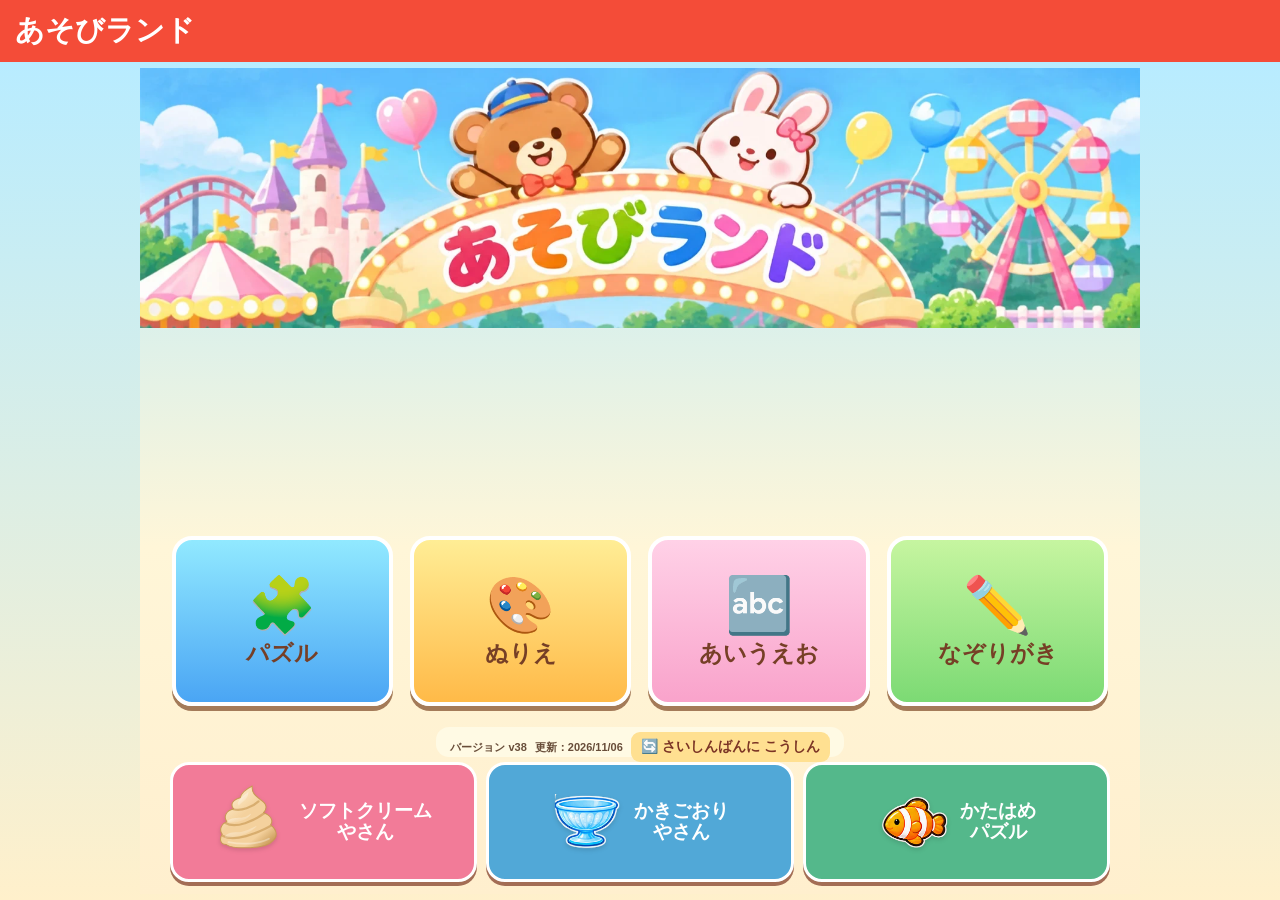
<file: index.html>
<!doctype html><html lang="ja"><head><meta charset="utf-8"><meta name="viewport" content="width=device-width,initial-scale=1,maximum-scale=1,viewport-fit=cover,user-scalable=no"><meta name="robots" content="noindex,nofollow,noarchive,noimageindex"><meta name="googlebot" content="noindex,nofollow,noarchive,noimageindex"><meta name="theme-color" content="#f44837"><meta name="apple-mobile-web-app-capable" content="yes"><meta name="apple-mobile-web-app-status-bar-style" content="default"><link rel="manifest" href="manifest.webmanifest"><link rel="apple-touch-icon" href="icon-192.png"><title>あそびランド</title><link rel="stylesheet" href="style.css?v=38"></head><body><div id="app"><header><button id="back" class="small hidden">← もどる</button><strong id="title">あそびランド</strong><div class="head-right"><button id="reset" class="small hidden">↻ やりなおし</button><button id="hint" class="small hidden">💡 ヒント</button><button id="lock" class="small hidden" aria-label="保護者モード（3秒長押し）">🔒</button></div></header><main><section id="home" class="screen"><div class="hero"><div class="sun">☀️</div><h1>あそびランド</h1><p>すきな あそびを えらんでね！</p><div class="game-menu"><button class="game-tile" id="start">🧩<span>パズル</span></button><button class="game-tile" id="openColor">🎨<span>ぬりえ</span></button><button class="game-tile" id="openKana">🔤<span>あいうえお</span></button><button class="game-tile" id="openTrace">✏️<span>なぞりがき</span></button><div class="home-version"><span>バージョン v38</span><span>更新：2026/11/06</span><button id="appUpdate" type="button">🔄 さいしんばんに こうしん</button><small id="updateStatus" aria-live="polite"></small></div></div><div class="new-game-strip" aria-label="あたらしいあそび"><a href="softcream.html" class="new-game-button soft"><img class="menu-raster" src="soft-vector-1-0.svg" alt=""><span>ソフトクリーム<br>やさん</span></a><a href="kakigori.html" class="new-game-button shaved"><img class="menu-raster" src="ai-bowl.png" alt=""><span>かきごおり<br>やさん</span></a><a href="katahame.html" class="new-game-button shape"><img class="menu-raster" src="ai-clown.png" alt=""><span>かたはめ<br>パズル</span></a></div></section><section id="gallery" class="screen hidden"><h2>どの えで あそぶ？</h2><div id="tiles" class="tiles"></div><p id="empty" class="empty hidden">まだ パズルが ないよ。<br>おうちのひとに いれてもらってね！</p><p class="helper">🔒 を3びょう おすと がぞうを ついかできるよ</p></section><section id="difficulty" class="screen hidden"><div class="difficulty-wrap"><h2>むずかしさを えらんでね！</h2><div class="difficulty-options"><button class="difficulty-btn" data-size="2">🌼<span>かんたん</span><small>4ピース</small></button><button class="difficulty-btn" data-size="3">⭐<span>ふつう</span><small>9ピース</small></button><button class="difficulty-btn" data-size="4">🔥<span>むずかしい</span><small>16ピース</small></button></div></div></section><section id="game" class="screen hidden"><div class="play-layout"><div class="reference"><div class="tag">おてほん</div><img id="referenceImg" alt="完成見本"></div><div class="game-area"><div class="tag">ここに はめてね！</div><div id="board" class="board"><div id="ghost"></div><div id="cells"></div></div><div id="tray" class="tray"></div></div></div></section><section id="parent" class="screen hidden"><h2>おうちのひと の がめん</h2><p>iPadの写真から画像を追加できます。画像はこの端末のブラウザ内に保存されます。</p><label class="add-btn" for="file">＋ がぞうを ついか</label><input id="file" type="file" accept="image/*" hidden><div id="manage" class="tiles"></div></section><section id="colorGallery" class="screen hidden"><h2>ぬりえを えらぼう</h2><div id="colorTiles" class="tiles"></div><p class="helper">おうちのひとは 🔒 を3びょう おして がぞうを とうろく</p></section>
<section id="coloring" class="screen hidden"><div class="color-layout"><div class="paint-side"><div class="paint-tools"><button data-tool="bucket">🪣 ぬる</button><button data-tool="pen" class="chosen">🖍️ かく</button><button data-tool="eraser">🧽 けす</button><div class="brush-buttons" role="group" aria-label="ペンの太さ"><button class="brush-choice" data-brush="10" aria-label="とても細い"><i class="brush-dot" style="--dot:7px"></i></button><button class="brush-choice" data-brush="16" aria-label="細い"><i class="brush-dot" style="--dot:10px"></i></button><button class="brush-choice chosen" data-brush="24" aria-label="普通"><i class="brush-dot" style="--dot:16px"></i></button><button class="brush-choice" data-brush="36" aria-label="太い"><i class="brush-dot" style="--dot:23px"></i></button></div><button id="paintClear">ぜんぶけす</button></div><div class="paint-stage"><canvas id="paintCanvas" width="600" height="600"></canvas></div><div class="paint-bottom-actions"><button id="paintUndo">← もどす</button><button id="paintRedo">→ やりなおす</button><button id="paintSave" class="primary">📷 ほぞん</button></div></div><div class="palette-side"><button type="button" id="paintNameSwitch" class="color-name-display" aria-label="色の名前を日本語と英語で切り替え" title="タップで英語・日本語を切り替え"><span class="language-indicator"><b id="paintLangJa">あ</b><b id="paintLangEn">A</b></span><div id="paintColorName">あか</div><small id="paintColorEnglish">Red</small></button><div id="palette" class="palette"></div></div></div></section>
<section id="colorParent" class="screen hidden"><h2>ぬりえの とうろく・さくじょ</h2><label class="add-btn" for="colorFile">＋ したえを とうろく</label><input id="colorFile" type="file" accept="image/*" multiple hidden><div id="colorManage" class="tiles"></div></section>
<section id="kana" class="screen hidden"><div class="kana-top"><div class="kana-compose" id="kanaText" aria-live="polite"></div><button id="kanaPlay">▶ よむ</button><button id="kanaDelete">⌫ けす</button><button id="kanaClear">ぜんぶけす</button><button id="kanaMic">🎤</button><button id="kanaSound">🔊</button></div><div class="kana-switch"><button id="kanaScript">ひらがな</button><div class="kana-tabs"><button data-kana-tab="basic" class="chosen">きほん</button><button data-kana-tab="voiced">にごり</button><button data-kana-tab="combo">ようおん</button></div></div><div id="kanaGrid" class="kana-grid"></div><div class="kana-extra hidden"><button id="kanaSmall">っ</button><button id="kanaLong">ー</button></div><p id="kanaStatus" class="helper"></p></section>
<section id="traceMenu" class="screen hidden"><h2>🚗 くるまで なぞりがき</h2><div class="trace-levels"><button data-trace-level="1">🚗 1️⃣ まっすぐ</button><button data-trace-level="2">🚙 2️⃣ くねくね</button><button data-trace-level="3">🚕 3️⃣ かたち</button><button data-trace-level="4">4️⃣ もじと え</button><button data-trace-level="5">🌟 じゆうなぞり</button></div></section>
<section id="traceGallery" class="screen hidden"><h2 id="traceGalleryTitle">おてほんを えらぼう</h2><div id="traceTiles" class="tiles"></div><p class="helper" id="traceGalleryHelp"></p></section>
<section id="tracing" class="screen hidden"><div class="trace-toolbar"><span id="traceLabel"></span><button id="traceReset">↻ やりなおし</button><button id="traceDone" class="primary">✨ できた！</button><button id="traceNext">つぎへ ▶</button></div><div class="trace-stage"><span id="traceCar" aria-hidden="true" style="display:none;position:absolute;z-index:5;pointer-events:none;font-size:36px;transform:translate(-10px,-10px)">🚗</span><canvas id="traceCanvas" width="600" height="600"></canvas></div><p id="traceStatus" class="helper">Apple Pencilで なぞってね</p></section>
<section id="traceParent" class="screen hidden"><h2>じゆうなぞりの とうろく・さくじょ</h2><label class="add-btn" for="traceFile">＋ おてほんを とうろく</label><input id="traceFile" type="file" accept="image/*" hidden><div id="traceManage" class="tiles"></div></section></main><div id="cropModal" class="overlay hidden"><div class="dialog"><h2>しゃしんを きりぬく</h2><p>指で動かす・2本指で拡大縮小できます</p><canvas id="cropCanvas" width="420" height="420"></canvas><div class="crop-controls"><label>おおきさ <input id="zoom" type="range" min="1" max="3" step="0.01" value="1"></label></div><div class="actions"><button id="cropCancel">やめる</button><button id="cropSave" class="primary">ほぞん</button></div></div></div><div id="complete" class="overlay hidden"><div id="confetti"></div><div class="dialog done"><h1>🎉 できた！ 🎉</h1><img id="doneImg" alt="完成したパズル"><div class="actions"><button id="again" class="primary">🔁 もういっかい</button><button id="next" class="primary">🖼️ つぎへ</button></div></div></div><div id="dragPiece" class="drag-piece hidden"></div></div><script src="app.js?v=38"></script><script src="extras.js?v=38"></script></body></html>
</file>
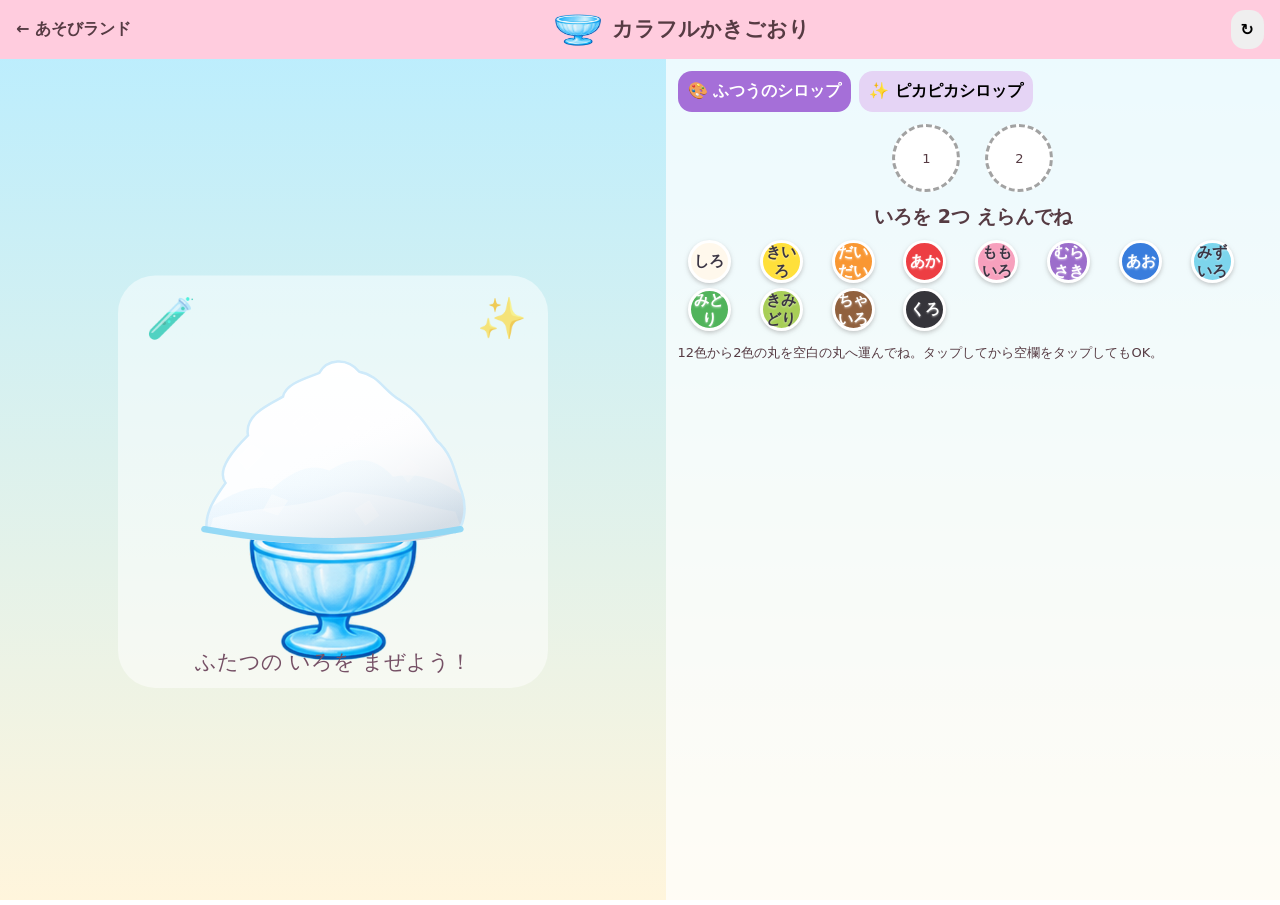
<file: kakigori.html>
<!doctype html><html lang="ja"><meta charset="utf-8"><meta name="viewport" content="width=device-width,initial-scale=1,maximum-scale=1,user-scalable=no"><title>いろまぜかきごおり | あそびランド</title><style>*{box-sizing:border-box}body{margin:0;background:linear-gradient(#b8edff,#fff5dc);font-family:system-ui;color:#563b43}header{display:flex;align-items:center;justify-content:space-between;padding:10px 16px;background:#ffccde}a{color:inherit;font-weight:bold;text-decoration:none}h1{font-size:21px;margin:0}.wrap{display:grid;grid-template-columns:52% 48%;height:calc(100dvh - 54px)}.stage{display:flex;align-items:center;justify-content:center;position:relative}.stage svg{height:90%;width:95%;max-width:450px}.controls{padding:12px;overflow:hidden;background:#ffffffb8}button{font:inherit;font-weight:bold;border:0;border-radius:14px;padding:10px;cursor:pointer}.modes{display:flex;gap:8px;margin-bottom:10px}.modes button{background:#e5d4f5}.modes button.on{background:#a56fd8;color:white}.palette{display:grid;grid-template-columns:repeat(6,1fr);gap:12px;max-width:570px;margin:auto}.dot{aspect-ratio:1;display:grid;place-items:center;font-size:clamp(10px,1.25vw,15px);text-shadow:0 1px 2px #ffffff88;border:3px solid #fff;box-shadow:0 2px 4px #9998;border-radius:50%;touch-action:none;padding:0}.slots{display:flex;justify-content:center;gap:25px;margin:12px}.slot{height:68px;width:68px;border:3px dashed #a2a2a2;background:white;border-radius:50%;display:grid;place-items:center;font-size:13px;touch-action:none}.slot.filled{border:3px solid #795f72}.result{font-size:19px;font-weight:bold;text-align:center;margin:10px}.help{font-size:13px}.ghost{position:fixed;z-index:100;width:44px;height:44px;border-radius:50%;pointer-events:none;box-shadow:0 3px 9px #7778}@media(max-width:600px){.wrap{grid-template-columns:1fr;grid-template-rows:44% 56%}.controls{padding:8px}.palette{grid-template-columns:repeat(8,1fr);gap:5px}.slot{width:53px;height:53px}.stage svg{height:100%}h1{font-size:16px}}html,body{height:100%;overflow:hidden;overscroll-behavior:none}button,.dot,.slot{touch-action:none}.controls{min-height:0}.palette{grid-template-columns:repeat(8,minmax(0,1fr));gap:5px}.dot{max-height:43px;min-height:25px}.result{font-weight:bold;font-size:clamp(12px,2vw,19px)}@media(max-width:600px){.palette{grid-template-columns:repeat(8,minmax(0,1fr))}.controls{padding:6px}.dot{max-height:32px}.modes button{font-size:11px;padding:5px}.help{font-size:10px}}

/* v25 iPhone */
@media(max-width:700px) and (orientation:portrait){html,body{height:100%;overflow:hidden}.wrap{display:grid!important;grid-template-columns:1fr!important;grid-template-rows:40% 60%!important;height:calc(100dvh - 54px)!important}.stage{min-height:0;overflow:hidden}.controls{min-height:0;overflow-y:auto!important;padding:6px!important}.palette{grid-template-columns:repeat(6,minmax(0,1fr))!important;gap:5px!important}.dot{max-height:43px}.slots{margin:6px}.slot{width:45px;height:45px}.result{margin:5px;font-size:13px}}
</style><header><a href="./index.html">← あそびランド</a><h1><img src="ice-bowl-raster.png" alt="かきごおりのうつわ" style="height:38px;width:54px;vertical-align:middle"> カラフルかきごおり</h1><button onclick="clearSlots()">↻</button></header><main class="wrap"><div class="stage"><svg viewBox="0 0 360 340"><rect x="8" y="5" width="344" height="330" rx="30" fill="#ffffff7d"/><g opacity=".65"><text x="30" y="50" font-size="32">🧪</text><text x="295" y="50" font-size="32">✨</text></g><image href="ice-bowl-raster.png" x="70" y="188" width="220" height="137" preserveAspectRatio="xMidYMid meet"/><defs><clipPath id="iceShape"><path d="M79 209 C77 195 86 182 94 171 C86 160 102 143 112 133 C109 117 127 109 140 102 C142 92 156 88 169 83 C175 72 191 70 201 82 C217 85 221 98 234 105 C247 113 253 122 263 137 C277 149 278 167 283 178 C288 193 284 208 277 211 C245 223 121 224 79 209Z"/></clipPath><linearGradient id="snow" x1="0" y1="0" x2="0" y2="1"><stop stop-color="#ffffff"/><stop offset=".64" stop-color="#f4fbff"/><stop offset="1" stop-color="#e3f1fc"/></linearGradient><linearGradient id="syrupShade" x1="0" y1="0" x2=".65" y2="1"><stop stop-color="#fff" stop-opacity=".38"/><stop offset=".50" stop-color="#fff" stop-opacity="0"/><stop offset="1" stop-color="#304867" stop-opacity=".16"/></linearGradient></defs>
<g clip-path="url(#iceShape)"><rect x="75" y="70" width="215" height="160" fill="url(#snow)"/>
<path d="M 75 196 Q 108 170 131 176 Q 157 152 177 161 Q 207 142 228 166 Q 256 160 289 184 L289 105 Q190 40 75 110 Z" id="icecolor" fill="#ffffff" opacity=".82"/>
<path d="M 84 199 C 120 189 157 192 188 178 C 224 180 246 188 278 194 L 285 215 L 80 215Z" fill="#ffffff" opacity=".48"/>
<path d="M103 151 l12 -11 10 7 -14 14 Z M148 123 l14 -10 8 10 -14 11 Z M199 117 l15 7 -10 11 -13 -8 Z M240 151 l10 8 -10 12 -9 -12 Z M131 180 l13 5 -8 12 -12 -4 Z M197 192 l12 -7 8 12 -11 8 Z" fill="#fff" opacity=".50"/>
<path d="M79 74H289V230H79Z" fill="url(#syrupShade)"/></g>
<path d="M79 209 C77 195 86 182 94 171 C86 160 102 143 112 133 C109 117 127 109 140 102 C142 92 156 88 169 83 C175 72 191 70 201 82 C217 85 221 98 234 105 C247 113 253 122 263 137 C277 149 278 167 283 178 C288 193 284 208 277 211" fill="none" stroke="#ceeafa" stroke-width="2"/>
<path d="M77 208 Q180 227 282 208" fill="none" stroke="#8bd6f6" stroke-width="5" stroke-linecap="round" opacity=".9"/><text x="180" y="320" text-anchor="middle" font-size="17" fill="#755065">ふたつの いろを まぜよう！</text></svg></div><section class="controls"><div class="modes"><button id="paint" class="on" onclick="mode='paint';render()">🎨 ふつうのシロップ</button><button id="light" onclick="mode='light';render()">✨ ピカピカシロップ</button></div><div class="slots"><div class="slot" data-slot="0">①</div><div class="slot" data-slot="1">②</div></div><div class="result" id="result">いろの まるを うえに ドラッグ！</div><div class="palette" id="palette"></div><p class="help">12色から2色の丸を空白の丸へ運んでね。タップしてから空欄をタップしてもOK。</p></section></main><script>
const colors=[['しろ','#fff8ec'],['きいろ','#ffe03b'],['だいだい','#f99732'],['あか','#ed3e43'],['ももいろ','#f7a0bd'],['むらさき','#9c6dcb'],['あお','#397ddd'],['みずいろ','#7dd5ec'],['みどり','#51b45b'],['きみどり','#a8ce57'],['ちゃいろ','#91613e'],['くろ','#35343a']];let mode='paint',slots=[null,null],selected=null;const $=id=>document.getElementById(id);function speak(s){try{speechSynthesis.cancel();let u=new SpeechSynthesisUtterance(s);u.lang='ja-JP';u.rate=.85;speechSynthesis.speak(u)}catch{}}function rgb(h){return [1,3,5].map(i=>parseInt(h.slice(i,i+2),16)/255)}function mix(a,b){let A=rgb(a),B=rgb(b);let c=A.map((v,i)=>{let q=mode==='light'?Math.min(1,v+B[i]):Math.sqrt(v*B[i]);return Math.round(q*255)});return '#'+c.map(x=>x.toString(16).padStart(2,'0')).join('')}function render(){['paint','light'].forEach(k=>$(k).classList.toggle('on',k===mode));document.querySelectorAll('.slot').forEach((e,i)=>{e.style.background=slots[i]===null?'white':colors[slots[i]][1];e.textContent=slots[i]===null?i+1:'';e.classList.toggle('filled',slots[i]!==null)});let result=slots.every(x=>x!==null);let hex=result?mix(colors[slots[0]][1],colors[slots[1]][1]):'#ffffff';$('icecolor').setAttribute('fill',hex);$('result').textContent=result?colors[slots[0]][0]+' ＋ '+colors[slots[1]][0]+' → '+(colors.find(x=>x[1].toLowerCase()===hex)?.[0]||'まざった いろ'):'いろを 2つ えらんでね';if(result)speak($('result').textContent)}function setSlot(i,n){slots[i]=n;selected=null;render()}document.querySelectorAll('.slot').forEach(e=>e.onclick=()=>{if(selected!==null)setSlot(+e.dataset.slot,selected)});colors.forEach((c,i)=>{let b=document.createElement('button');b.className='dot';b.textContent=c[0];b.style.background=c[1];b.style.color=['しろ','きいろ','みずいろ','きみどり','ももいろ'].includes(c[0])?'#3b3543':'white';b.title=c[0];b.setAttribute('aria-label',c[0]);b.onclick=()=>{selected=i;speak(c[0])};b.onpointerdown=e=>{e.preventDefault();if(e.pointerType==='mouse')return;selected=i;let ghost=document.createElement('div');ghost.className='ghost';ghost.style.background=c[1];document.body.append(ghost);const move=ev=>{ghost.style.left=ev.clientX-22+'px';ghost.style.top=ev.clientY-22+'px'};move(e);b.setPointerCapture(e.pointerId);b.onpointermove=move;b.onpointerup=ev=>{let target=document.elementFromPoint(ev.clientX,ev.clientY)?.closest('.slot');if(target)setSlot(+target.dataset.slot,i);ghost.remove();b.onpointermove=null;b.onpointerup=null}};$('palette').append(b)});function clearSlots(){slots=[null,null];render()}render();
</script></html>

<!-- v27: 12色のクレパス風パレット。選択・ドラッグ・混色機能は維持。 -->
</file>
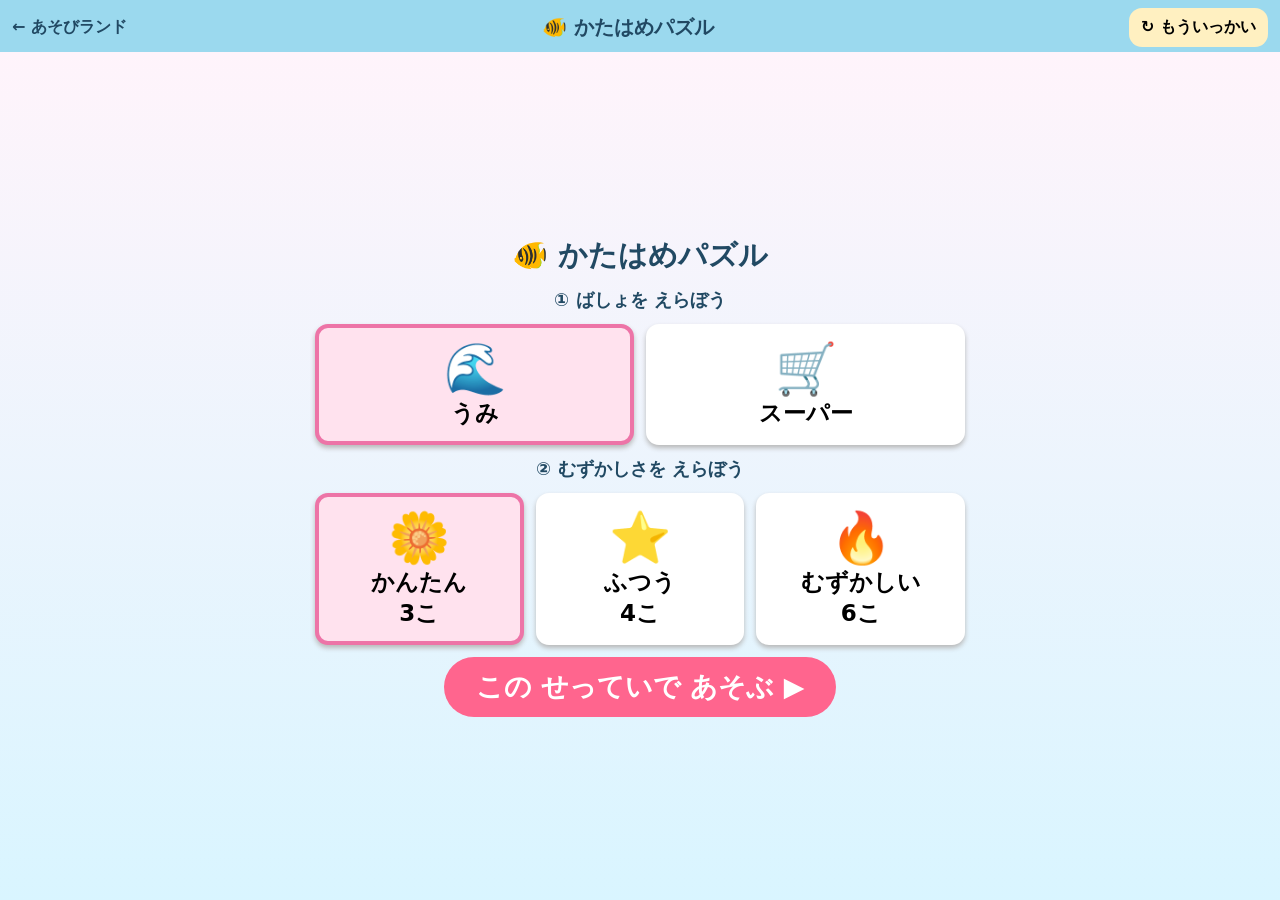
<file: katahame.html>
<!doctype html><html lang="ja"><meta charset="utf-8"><meta name="viewport" content="width=device-width,initial-scale=1,maximum-scale=1,user-scalable=no"><title>かたはめパズル | あそびランド</title><style>*{box-sizing:border-box}body{margin:0;font-family:system-ui;background:#e8f8ff;color:#214963}header{display:flex;align-items:center;justify-content:space-between;background:#9bd9ee;padding:8px 12px;gap:6px}h1{font-size:20px;margin:0}button,select,input{font:inherit}button{border:0;border-radius:13px;background:#fff0c1;padding:9px 12px;font-weight:bold;cursor:pointer}a{color:inherit;text-decoration:none;font-weight:bold}.tools{display:flex;gap:8px;align-items:center;justify-content:center;padding:8px;flex-wrap:wrap}.board{position:relative;margin:auto;width:min(96vw,850px);height:min(60dvh,500px);border-radius:22px;overflow:hidden;background:linear-gradient(#74d9f4 0%,#a6eff5 55%,#f6dfa2 80%,#f8e6bb);box-shadow:0 4px 10px #abc;background:#67cdea url('sea-continental-shelf.webp') center/cover no-repeat}.board.market{background:#f9e5b7 url('scene-market-raster.webp') center/cover no-repeat;}.shelf{position:absolute;left:0;right:0;top:62%;height:9px;background:#b98e5c;display:none}.market .shelf{display:block}.board:before{content:'';position:absolute;inset:0;background:#ffffff0c;pointer-events:none}.hole{position:absolute;display:grid;place-items:center;border:3px dashed #ffffffdf;background:#ffffff61;filter:drop-shadow(0 2px 1px #5487a2);border-radius:23%;width:15%;height:23%;font-size:clamp(22px,5vw,56px);color:transparent;user-select:none}.hole.simple{border-radius:50%;clip-path:circle(49%)}.hole.simple[data-shape="circle"]{clip-path:circle(49%);border-radius:50%}
.hole.simple[data-shape="star"]{clip-path:polygon(50% 0%,61% 33%,98% 35%,69% 57%,79% 91%,50% 72%,21% 91%,31% 57%,2% 35%,39% 33%);border:0;background:#b2e4fa}
.hole.simple[data-shape="triangle"]{clip-path:polygon(50% 0,100% 100%,0 100%);border:0;background:#b2e4fa}
.hole.simple[data-shape="heart"]{clip-path:polygon(50% 95%,5% 55%,3% 25%,20% 6%,40% 9%,50% 25%,60% 9%,80% 6%,97% 25%,95% 55%);border:0;background:#b2e4fa}
.hole.done{background:#ffffff00;border-color:transparent;color:inherit;filter:none;clip-path:none!important}.hole.hint{outline:5px solid #ffcf2d}.tray{display:flex;justify-content:center;align-items:center;gap:8px;padding:10px;min-height:110px;flex-wrap:wrap}.piece{font-size:clamp(26px,5vw,50px);min-width:70px;min-height:70px;background:#fff;border:3px solid #f2b6a4;touch-action:none;user-select:none;position:relative} .piece.dragging{opacity:.4}.piece.simple{width:clamp(60px,9vw,95px);height:clamp(60px,9vw,95px);min-width:0;min-height:0;display:grid;place-items:center;background:#fff7c8;border:4px solid #ffb759;border-radius:15%;clip-path:none}.piece.simple[data-shape="circle"]{border-radius:50%}.piece.simple[data-shape="star"]{clip-path:polygon(50% 0%,61% 33%,98% 35%,69% 57%,79% 91%,50% 72%,21% 91%,31% 57%,2% 35%,39% 33%);border:0;background:#ffe37c}.piece.simple[data-shape="triangle"]{clip-path:polygon(50% 0,100% 100%,0 100%);border:0;background:#ffe37c}.piece.simple[data-shape="heart"]{clip-path:polygon(50% 95%,5% 55%,3% 25%,20% 6%,40% 9%,50% 25%,60% 9%,80% 6%,97% 25%,95% 55%);border:0;background:#ffbad7}.piece.simple img{width:75%!important;height:75%!important}.piece.simple{font-size:clamp(24px,4vw,41px)}.piece.natural{background:transparent;border:0;box-shadow:none;filter:drop-shadow(0 2px 2px #2347);padding:0}.piece.natural img{width:100%!important;height:100%!important;object-fit:contain}.piece.simple[data-shape="star"] img,.piece.simple[data-shape="heart"] img,.piece.simple[data-shape="triangle"] img{width:64%!important;height:64%!important}.ghost{position:fixed;z-index:30;pointer-events:none;font-size:52px}.note{text-align:center;font-size:13px;margin:4px}.parent{margin:8px auto;max-width:700px;background:white;border-radius:16px;padding:10px}.parent summary{cursor:pointer;font-weight:bold}.parent input{max-width:100%}@media(max-width:600px){.board{height:47dvh}.hole{width:20%;height:22%}.piece{min-width:55px;min-height:55px}h1{font-size:16px}}html,body{height:100%;overflow:hidden;overscroll-behavior:none}.board,.tray,.piece{touch-action:none}.setup{position:fixed;inset:52px 0 0;z-index:20;background:linear-gradient(#fff4fb,#d9f5ff);display:flex;flex-direction:column;align-items:center;justify-content:center;gap:12px;padding:15px}.setup h2{margin:0;font-size:clamp(19px,3vw,29px)}.setup .label{font-weight:900;font-size:18px}.option-row{display:flex;gap:12px;justify-content:center;max-width:100%;width:650px}.option-row button{flex:1;min-width:0;border:4px solid #fff;background:#fff;box-shadow:0 3px 5px #b8b8b8;font-size:clamp(14px,2.2vw,23px);padding:12px 7px}.option-row button.chosen{border-color:#ed74a7;background:#ffe2ee}.option-row button span{display:block;font-size:clamp(25px,5vw,50px)}.setup .go{background:#ff658e;color:white;font-size:clamp(19px,3vw,27px);padding:12px 32px;border-radius:30px}.setup.hidden{display:none}.parent{max-height:18dvh;overflow:hidden}.parent[open]{position:fixed;z-index:25;inset:auto 5% 5%;max-height:75dvh;overflow:auto;box-shadow:0 0 0 100vmax #0007}.board{height:min(56dvh,500px)}.tray{max-height:25dvh;overflow:auto}.hole{border-radius:28%}.hole.simple{clip-path:none;border-radius:18%;border-style:solid;background:#c6e4f2}.hole.simple[data-shape="circle"]{border-radius:50%}.hole.simple[data-shape="star"]{clip-path:polygon(50% 0%,61% 33%,98% 35%,69% 57%,79% 91%,50% 72%,21% 91%,31% 57%,2% 35%,39% 33%);border-radius:0}.hole.simple[data-shape="triangle"]{clip-path:polygon(50% 0,100% 100%,0 100%);border-radius:0}.hole.simple[data-shape="heart"]{clip-path:polygon(50% 95%,5% 55%,3% 25%,20% 6%,40% 9%,50% 25%,60% 9%,80% 6%,97% 25%,95% 55%);border-radius:0}@media(max-width:600px){.setup{gap:7px}.option-row button{padding:7px 4px}.board{height:48dvh}}

/* v25 iPhone */
@media(max-width:700px){body{overflow:auto!important}.tools{gap:4px;padding:5px}.tools button{padding:8px;font-size:13px}.board{width:calc(100vw - 12px)!important;height:min(46dvh,350px)!important}.tray{min-height:70px;padding:4px;gap:4px}.piece{min-width:46px!important;min-height:46px!important}.note{font-size:12px}}@media(max-width:700px) and (orientation:landscape){.board{width:min(70vw,650px)!important;height:55dvh!important}.tray{min-height:52px}}
</style><header><a href="./index.html">← あそびランド</a><h1>🐠 かたはめパズル</h1><button onclick="start()">↻ もういっかい</button></header><div class="tools"><button onclick="showSetup()">⚙️ えらびなおす</button><button onclick="hint()">💡 ヒント</button></div><div id="setup" class="setup"><h2>🐠 かたはめパズル</h2><div class="label">① ばしょを えらぼう</div><div class="option-row"><button data-sc="sea" class="chosen" onclick="setScene('sea')"><span>🌊</span>うみ</button><button data-sc="market" onclick="setScene('market')"><span>🛒</span>スーパー</button></div><div class="label">② むずかしさを えらぼう</div><div class="option-row"><button data-lv="3" class="chosen" onclick="setLevel(3)"><span>🌼</span>かんたん<br>3こ</button><button data-lv="4" onclick="setLevel(4)"><span>⭐</span>ふつう<br>4こ</button><button data-lv="6" onclick="setLevel(6)"><span>🔥</span>むずかしい<br>6こ</button></div><button class="go" onclick="start();document.getElementById('setup').classList.add('hidden')">この せっていで あそぶ ▶</button></div><div id="board" class="board"><div class="shelf"></div></div><div id="tray" class="tray"></div><p id="message" class="note">おなじ かたちに はめてね！</p><details class="parent"><summary>🔒 おうちのひと：カスタム画像の登録・削除</summary><p class="note">背景が透明なPNGがおすすめ。名前を入れると読み上げます。画像は端末内に保存します。</p><input type="file" id="files" accept="image/*" multiple><input id="customName" placeholder="名前（例：アンパンマン）"><select id="category"><option value="sea0">海：水中</option><option value="sea1">海：海底</option><option value="sea2">海：砂浜</option><option value="market0">スーパー：野菜</option><option value="market1">スーパー：果物</option><option value="market2">スーパー：お客さん</option></select><button onclick="addCustom()">＋ とうろく</button><div id="manage"></div></details><script>
const sea=[[['クジラ','🐋'],['イルカ','🐬'],['マグロ','🐟'],['タイ','🐠'],['クラゲ','🪼'],['クマノミ','🐠']],[['タコ','🐙'],['ヒトデ','⭐'],['海藻','🌿'],['ナマコ','🪱']],[['カニ','🦀'],['カメ','🐢'],['ヤドカリ','🐚']]];const market=[[['にんじん','🥕'],['だいこん','🥬'],['ほうれんそう','🥬'],['たまねぎ','🧅'],['じゃがいも','🥔'],['さつまいも','🍠']],[['りんご','🍎'],['みかん','🍊'],['ぶどう','🍇'],['いちご','🍓'],['もも','🍑'],['すいか','🍉'],['パイナップル','🍍'],['バナナ','🍌'],['さくらんぼ','🍒']],[['カートのおきゃくさん','🛒'],['かごのおきゃくさん','🧍'],['えらぶおきゃくさん','🧑'],['レジのおきゃくさん','👩']]];let custom=[];try{custom=JSON.parse(localStorage.getItem('asobi_shape_custom')||'[]')}catch{};let active=[],done=new Set(),positions=[],selectedScene='sea',selectedLevel=3;function showSetup(){document.getElementById('setup').classList.remove('hidden')}function setScene(s){selectedScene=s;document.querySelectorAll('[data-sc]').forEach(b=>b.classList.toggle('chosen',b.dataset.sc===s))}function setLevel(n){selectedLevel=n;document.querySelectorAll('[data-lv]').forEach(b=>b.classList.toggle('chosen',+b.dataset.lv===n))}const $=id=>document.getElementById(id);function speak(t){try{speechSynthesis.cancel();let u=new SpeechSynthesisUtterance(t);u.lang='ja-JP';u.rate=.9;speechSynthesis.speak(u)}catch{}}function beep(f=520){try{let c=new(window.AudioContext||window.webkitAudioContext)(),o=c.createOscillator(),g=c.createGain();o.connect(g);g.connect(c.destination);o.frequency.value=f;g.gain.setValueAtTime(.04,c.currentTime);g.gain.exponentialRampToValueAtTime(.001,c.currentTime+.15);o.start();o.stop(c.currentTime+.16)}catch{}}function shuffle(a){return [...a].sort(()=>Math.random()-.5)}const rasterItems={"クジラ":"piece-0","マグロ":"fish-small","タイ":"fish-blue","海藻":"piece-3","ナマコ":"piece-4","ヤドカリ":"piece-5","だいこん":"ai-daikon","ほうれんそう":"ai-spinach","たまねぎ":"piece-8","じゃがいも":"piece-9","さつまいも":"piece-10","みかん":"ai-orange","ぶどう":"ai-grapes","もも":"piece-13","すいか":"piece-14","カートのおきゃくさん":"piece-15","かごのおきゃくさん":"piece-16","えらぶおきゃくさん":"piece-17","レジのおきゃくさん":"piece-18","イルカ":"dolphin","クラゲ":"jelly","クマノミ":"ai-clown","タコ":"octopus","ヒトデ":"ai-starfish","カニ":"crab","カメ":"ai-turtle","にんじん":"ai-carrot","りんご":"ai-apple","いちご":"ai-strawberry","パイナップル":"pineapple","バナナ":"ai-banana","さくらんぼ":"deco-cherry"};function itemNode(item){let path=item.src||(rasterItems[item.name]?rasterItems[item.name]+'.png':'');return path?`<img src="${path}" style="width:80%;height:80%;object-fit:contain;pointer-events:none">`:item.emoji}function start(){try{speechSynthesis.cancel()}catch{};let sc=selectedScene,level=selectedLevel;let base=sc==='sea'?sea:market;let pool=base.map((group,i)=>shuffle(group.map(([name,emoji])=>({name,emoji,cat:i})).concat(custom.filter(x=>x.scene===sc&&x.cat===i))));let picks=[];for(let i=0;i<3;i++)if(pool[i].length)picks.push(pool[i].shift());if(level===4){let candidates=shuffle(pool.flat());if(candidates.length)picks.push(candidates[0])}if(level===6){for(let i=0;i<3;i++)if(pool[i].length)picks.push(pool[i].shift())}active=shuffle(picks);done=new Set();$('board').className='board '+(sc==='market'?'market':'');$('board').innerHTML='<div class="shelf"></div>';$('tray').innerHTML='';positions=[];active.forEach((item,i)=>{let zone=item.cat;let x=sc==='sea'?[15,22,82][zone]:[13,43,72][zone],y=sc==='sea'?[32,72,3][zone]:[34,34,69][zone];let count=positions.filter(p=>p.cat===zone).length;x+=count?(zone===2?-5:15):0;y+=count?(zone===2?1:-12):0;positions.push({cat:zone,x,y});let h=document.createElement('div');h.className='hole'+(level===3?' simple':'');h.style.left=x+'%';h.style.top=y+'%';h.dataset.idx=i;h.dataset.shape=['circle','star','triangle','heart'][i%4];h.innerHTML='';h.dataset.shape=['circle','star','triangle','heart'][i%4];if(level!==3){let path=item.src||(rasterItems[item.name]?rasterItems[item.name]+'.png':'');if(path){h.style.webkitMaskImage=`url("${path}")`;h.style.maskImage=`url("${path}")`;h.style.webkitMaskSize=h.style.maskSize='contain';h.style.webkitMaskRepeat=h.style.maskRepeat='no-repeat';h.style.webkitMaskPosition=h.style.maskPosition='center';h.style.background='#b6dce9';h.style.border='0';h.style.filter='drop-shadow(0 2px 2px #174c70)'} }$('board').append(h);let b=document.createElement('button');b.className='piece'+(level===3?' simple':' natural');b.dataset.shape=['circle','star','triangle','heart'][i%4];b.innerHTML=itemNode(item);b.setAttribute('aria-label',item.name);b.onpointerdown=e=>dragStart(e,b,i);$('tray').append(b)});$('message').textContent='おなじ かたちに はめてね！'}function dragStart(e,b,i){if(done.has(i))return;e.preventDefault();beep(390);speak(active[i].name);b.setPointerCapture(e.pointerId);let g=document.createElement('div');g.className='ghost'+(selectedLevel===3?' piece simple':' piece natural');g.dataset.shape=['circle','star','triangle','heart'][i%4];g.innerHTML=itemNode(active[i]);document.body.append(g);g.querySelector('img')?.setAttribute('style','width:65px;height:65px;object-fit:contain');const move=ev=>{g.style.left=ev.clientX-28+'px';g.style.top=ev.clientY-35+'px'};move(e);b.classList.add('dragging');b.onpointermove=move;b.onpointerup=ev=>{g.remove();b.classList.remove('dragging');b.onpointermove=null;b.onpointerup=null;let hole=$('board').querySelector(`.hole[data-idx="${i}"]`),r=hole.getBoundingClientRect();let cx=r.left+r.width/2,cy=r.top+r.height/2;if(Math.hypot(ev.clientX-cx,ev.clientY-cy)<Math.max(70,r.width*.85)){done.add(i);hole.classList.add('done');hole.style.webkitMaskImage='none';hole.style.maskImage='none';hole.style.background='transparent';hole.style.border='0';hole.innerHTML=itemNode(active[i]);b.style.visibility='hidden';beep(740);setTimeout(()=>speak(active[i].name),190);if(done.size===active.length){$('message').textContent='🎉 ぜんぶ できた！ 🎉';setTimeout(()=>beep(950),300)}}};b.onpointercancel=()=>{g.remove();b.classList.remove('dragging');b.onpointermove=null;b.onpointerup=null}}function hint(){let h=$('board').querySelector('.hole:not(.done)');if(h){h.classList.add('hint');setTimeout(()=>h.classList.remove('hint'),1300)}}function addCustom(){let fs=Array.from($('files').files),name=$('customName').value.trim(),c=$('category').value;if(!fs.length||!name){alert('画像と名前を入れてね');return}let scene=c.startsWith('sea')?'sea':'market',cat=+c.slice(-1);let jobs=fs.map(f=>new Promise(res=>{let reader=new FileReader();reader.onload=()=>{let im=new Image();im.onload=()=>{let can=document.createElement('canvas');let k=Math.min(1,300/Math.max(im.width,im.height));can.width=Math.round(im.width*k);can.height=Math.round(im.height*k);can.getContext('2d').drawImage(im,0,0,can.width,can.height);custom.push({name:fs.length>1?`${name} ${f.name.replace(/\.[^.]+$/, '')}`:name,src:can.toDataURL('image/png'),scene,cat});res()};im.src=reader.result};reader.readAsDataURL(f)}));Promise.all(jobs).then(()=>{try{localStorage.setItem('asobi_shape_custom',JSON.stringify(custom))}catch{alert('保存容量が足りない可能性があります')}manage();start()})}function manage(){$('manage').innerHTML='';custom.forEach((c,i)=>{let b=document.createElement('button');b.textContent=c.name+' ×';b.onclick=()=>{if(confirm(c.name+'を削除する？')){custom.splice(i,1);localStorage.setItem('asobi_shape_custom',JSON.stringify(custom));manage();start()}};$('manage').append(b)})}manage();start();
</script></html>
</file>
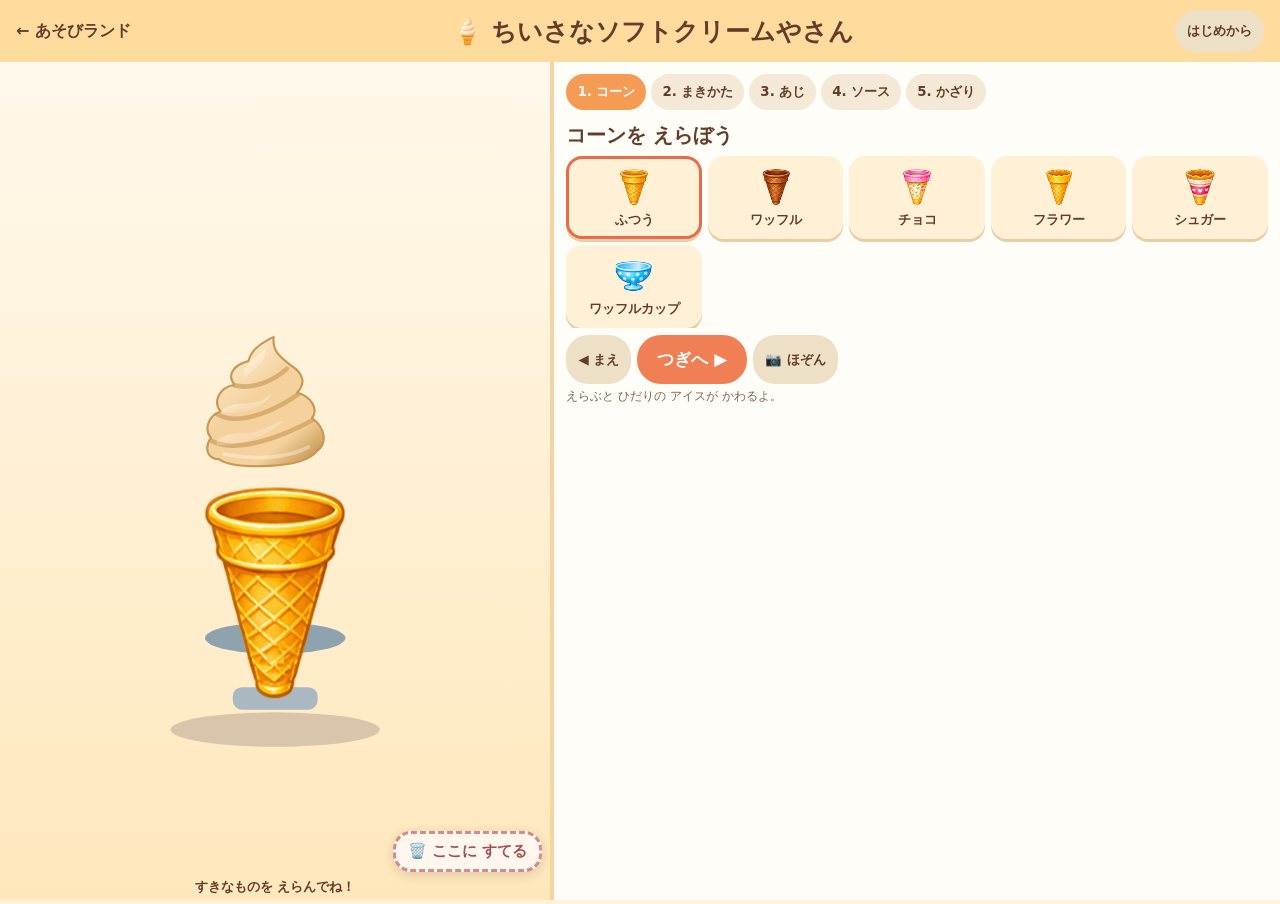
<file: softcream.html>
<!doctype html><html lang="ja"><meta charset="utf-8"><meta name="viewport" content="width=device-width,initial-scale=1,maximum-scale=1,user-scalable=no,viewport-fit=cover"><title>ソフトクリーム屋さん | あそびランド</title>
<style>
*{box-sizing:border-box}body{margin:0;background:#fff3dc;color:#633d2a;font-family:system-ui,"Hiragino Kaku Gothic ProN",sans-serif}header{padding:10px 16px;background:#ffdc9e;display:flex;justify-content:space-between;align-items:center}h1{font-size:clamp(16px,3vw,25px);margin:0}.layout{display:grid;grid-template-columns:43% 57%;height:calc(100dvh - 58px);min-height:0;overflow:hidden}.preview{background:linear-gradient(#fff9ec,#ffe7bb);display:flex;align-items:center;justify-content:center;position:relative;overflow:hidden}.menu{padding:12px;overflow:hidden;min-height:0;background:#fffdf8;border-left:4px solid #f5d4a1}.steps{display:flex;gap:5px;overflow:hidden;padding-bottom:8px}.steps button{white-space:nowrap;padding:9px 11px;border-radius:18px;background:#f4e8d6}.steps button.active{background:#f69b54;color:white}.choices{display:grid;grid-template-columns:repeat(5,minmax(0,1fr));gap:6px;min-height:0}.choice{touch-action:manipulation;border:3px solid transparent;border-radius:16px;min-height:68px;background:#fff0d6;padding:7px 2px;display:flex;flex-direction:column;align-items:center;justify-content:center;gap:3px;font-size:13px;font-weight:700;box-shadow:0 3px 0 #e9cda8}.choice.selected{border-color:#e76d49}.emoji{font-size:29px;line-height:1.2}.choice svg{height:44px;width:50px}.actions{display:flex;gap:6px;margin-top:7px;flex-wrap:wrap}button{cursor:pointer;border:0;font-family:inherit;font-weight:bold;color:inherit}button.primary{background:#f17f55;color:white;padding:13px 20px;border-radius:24px;font-size:17px}.secondary{background:#eee0c6;padding:12px;border-radius:22px}.preview svg{width:100%;height:100%;max-height:570px}.toast{position:absolute;bottom:8px;left:8px;right:8px;text-align:center;font-weight:bold;font-size:13px}.tiny{font-size:12px;opacity:.8}.heading{font-size:20px;margin:8px 0 14px}input[type=file]{max-width:100%}#customArea{display:none;margin-top:12px;padding:10px;background:#fff0dc;border-radius:12px}.decor{position:absolute;touch-action:none;cursor:grab;font-size:32px;user-select:none;filter:drop-shadow(0 2px 1px #8a6a5a)}.decor img{width:52px;height:52px;object-fit:contain}.small{font-size:12px} @media(max-width:550px){.layout{grid-template-columns:42% 58%}.menu{padding:7px}.choices{grid-template-columns:repeat(5,minmax(0,1fr));gap:3px}.choice{min-height:59px;font-size:12px}.emoji{font-size:24px}.steps button{padding:7px;font-size:12px}.heading{font-size:16px}.decor{font-size:25px}}
html,body{height:100%;overflow:hidden;overscroll-behavior:none;touch-action:pan-x pan-y}button{touch-action:manipulation}.preview,.decor,#decorLayer{touch-action:none}.menu{display:flex;flex-direction:column}.menu .heading{margin:4px 0 7px}.choices{flex:0 1 auto;overflow:hidden}.steps{flex-shrink:0}.actions{flex-shrink:0}.page-nav{display:flex;justify-content:center;align-items:center;gap:12px;margin:5px 0;flex-shrink:0}.page-nav button{padding:6px 15px;border-radius:15px;background:#ffe0a8}.page-nav button:disabled{opacity:.3}#customArea{flex-shrink:0;margin-top:4px!important;padding:5px!important}.tiny{margin:4px 0}.trash-zone{position:absolute;right:8px;bottom:32px;z-index:8;background:#fff7ed;border:3px dashed #d48b8b;border-radius:18px;padding:8px 12px;font-size:15px;font-weight:900;color:#9e5252;pointer-events:none;box-shadow:0 3px 12px #0002}.trash-zone.hot{background:#ffc4c4;border-color:#e44b58;transform:scale(1.07)}#decorLayer .decor{z-index:3}.choice img{max-width:42px;max-height:42px}#customArea input{font-size:13px}#customManage{display:flex;gap:4px;flex-wrap:wrap;max-height:42px;overflow:hidden}#customManage button{background:#ffe1d2;padding:3px 7px;border-radius:9px;font-size:11px}@media(max-height:650px){.choice{min-height:46px}.choice .emoji{font-size:21px}.actions button{padding:7px!important}.menu .heading{font-size:15px;margin:3px}.steps button{padding:6px!important}#note{display:none}}
 .preview svg image{image-rendering:auto}#mixControls button{background:#fff2d5;border:2px solid #ed9db4;padding:8px}#mixControls button.active{background:#f78cb0;color:white}

/* v25 iPhone */
@media(max-width:700px) and (orientation:portrait){html,body{height:100%;overflow:hidden}.layout{grid-template-columns:1fr!important;grid-template-rows:minmax(180px,40%) minmax(0,60%)!important;height:calc(100dvh - 55px)!important}.preview{min-height:0!important}.menu{border-left:0!important;border-top:3px solid #f5d4a1;overflow-y:auto!important;padding:6px!important}.steps{overflow-x:auto!important}.steps button{flex-shrink:0}.choices{grid-template-columns:repeat(3,minmax(0,1fr))!important;gap:4px!important}.choice{min-height:55px!important}.heading{font-size:15px!important;margin:4px 0!important}.actions{position:sticky;bottom:0;background:#fffdf8;padding:4px 0}.primary,.secondary{padding:9px!important;font-size:14px!important}}
</style>
<header><a href="./index.html" style="color:#633d2a;text-decoration:none;font-weight:bold">← あそびランド</a><h1>🍦 ちいさなソフトクリームやさん</h1><button class="secondary" onclick="reset()">はじめから</button></header>
<main class="layout"><section class="preview" id="preview"><svg xmlns="http://www.w3.org/2000/svg" viewBox="0 0 250 430" aria-label="ソフトクリームのプレビュー">
<ellipse cx="125" cy="401" rx="79" ry="13" fill="#d9c6aa"/><rect x="93" y="369" width="64" height="17" rx="7" fill="#aab9c1"/><rect x="119" y="334" width="12" height="40" fill="#aab9c1"/><ellipse cx="125" cy="332" rx="53" ry="12" fill="#8fa3af"/>
<g id="cone"></g><g id="ice"></g><g id="sauce"></g><g id="sprinkle"></g></svg><div id="decorLayer" style="position:absolute;inset:0;pointer-events:none"></div><div id="trashZone" class="trash-zone">🗑️ ここに すてる</div><div class="toast" id="toast">すきなものを えらんでね！</div></section>
<section class="menu"><nav class="steps" id="steps"></nav><h2 class="heading" id="heading"></h2><div id="mixControls" style="display:none;justify-content:center;gap:10px;margin:5px"><button id="mixOne" onclick="state.mix=false;state.flavor2=null;render()">1しょく</button><button id="mixTwo" onclick="state.mix=true;state.flavor2=null;render()">ミックス（2しょく）</button></div><div class="choices" id="choices"></div><div class="page-nav" id="pageNav"><button onclick="pageChange(-1)">◀ まえ</button><b id="pageCount">1 / 1</b><button onclick="pageChange(1)">つぎ ▶</button></div><div id="customArea"><label>かざりの イラストを とうろく <input type="file" accept="image/*" id="upload" multiple></label><div id="customManage"></div><div class="tiny">とうろくした画像はこの端末のブラウザに保存します。</div></div><div class="actions"><button class="secondary" onclick="back()">◀ まえ</button><button class="primary" onclick="next()">つぎへ ▶</button><button class="secondary" onclick="save()">📷 ほぞん</button></div><p class="tiny" id="note"></p></section></main>
<script>
const steps=['コーン','まきかた','あじ','ソース','かざり'];let step=0, page=0, savedSignature='',decors=[],serial=0;
const cones=[['ふつう','🍦','#d4a36d'],['ワッフル','🧇','#c98d49'],['チョコ','🍫','#78432c'],['フラワー','🌼','#e3b77c'],['シュガー','🔻','#d5a067'],['ワッフルカップ','🥣','#d7a46b']];
const shapes=[['まるまる','☁️'],['ぐるぐる','🍦'],['ほそほそ','🧵']];
const flavors=[['バニラ','🌼','#fff0d2'],['いちご','🍓','#f5a0bc'],['ラズベリー','🍓','#e93649'],['まっちゃ','🍵','#91ba72'],['チョコ','🍫','#8d5c40'],['ラムネ','🧴','#85d8f2'],['みかん','🍊','#f7a13d'],['ラベンダー','🪻','#bba3dd'],['レモン','🍋','#f4e34f']];
const sauces=[['なし','🚫'],['チョコ','🍫'],['いちご','🍓'],['ホワイト','🥛'],['カラースプレー','🌈']];
const decorations=[['いちご','🍓'],['さくらんぼ','🍒'],['バナナ','🍌'],['クッキー','🍪'],['ウェハース','🧇'],['チョコスティック','🍫'],['ほし','⭐'],['ハート','❤️'],['リボン','🎀'],['おたんじょうび','🎉']];
let state={cone:0,shape:1,flavor:0,flavor2:null,mix:false,sauce:0,sprinkles:false};
let customs=[];try{customs=JSON.parse(localStorage.getItem('soft_customs')||'[]')}catch{}
function speak(t){try{speechSynthesis.cancel();let u=new SpeechSynthesisUtterance(t);u.lang='ja-JP';u.rate=.85;speechSynthesis.speak(u)}catch{}}
function beep(freq=500){try{let a=new (window.AudioContext||window.webkitAudioContext)(),o=a.createOscillator(),g=a.createGain();o.connect(g);g.connect(a.destination);o.frequency.value=freq;g.gain.setValueAtTime(.045,a.currentTime);g.gain.exponentialRampToValueAtTime(.001,a.currentTime+.13);o.start();o.stop(a.currentTime+.14)}catch{}}
function pageChange(d){page=Math.max(0,Math.min(page+d,Math.ceil(currentOptions().length/10)-1));render()}function currentOptions(){return [cones,shapes,flavors,sauces,decorations.concat(customs.map(c=>[c.name,'🖼️',c.data]))][step]}function choose(i){beep();if(step===0){state.cone=i;speak(cones[i][0]+'コーン')}if(step===1){state.shape=i;speak(shapes[i][0])}if(step===2){if(state.mix){if(state.flavor2===null){state.flavor=i;state.flavor2=-1}else if(state.flavor2===-1){state.flavor2=i}else{state.flavor=i;state.flavor2=-1}}else{state.flavor=i} speak(flavors[i][0])}if(step===3){if(i===4){state.sprinkles=!state.sprinkles}else{state.sauce=i} speak(sauces[i][0])}if(step===4){let items=currentOptions();if(decors.length>=10){document.getElementById('toast').textContent='かざりは 10こまで！';return}let item=items[i];decors.push({id:++serial,label:item[0],emoji:item[1],src:item[2]||({0:'ai-strawberry.png',1:'deco-cherry.png',2:'ai-banana.png',3:'ai-donut.png',4:'deco-wafer.png',5:'deco-wafer.png',6:'deco-star.png',7:'deco-heart.png',8:'deco-bow.png',9:'deco-flower.png'}[i]||''),x:50+(decors.length%3-1)*13,y:27+Math.floor(decors.length/3)*9});speak(item[0]);}render()}
function coneSvg(){return `<image href="${'cone-raster-'+Math.min(state.cone,5)+'.png'}" x="60" y="203" width="130" height="188" preserveAspectRatio="none"/>`}
function iceSvg(){const url=n=>'soft-vector-'+state.shape+'-'+n+'.svg';const pic=(n)=>`<image href="${url(n)}" x="65" y="74" width="120" height="175" preserveAspectRatio="xMidYMid meet"/>`;if(state.mix&&state.flavor2!==null&&state.flavor2>=0){return `<defs><clipPath id="leftHalf"><rect x="65" y="70" width="60" height="185"/></clipPath><clipPath id="rightHalf"><rect x="125" y="70" width="60" height="185"/></clipPath></defs><g clip-path="url(#leftHalf)">${pic(state.flavor)}</g><g clip-path="url(#rightHalf)">${pic(state.flavor2)}</g>`}return pic(state.flavor)}
function sauceSvg(){let s=state.sauce;if(!s)return '';let c=['','#6e3428','#e85b7b','#fffdf0'][s];return `<path d="M101 155 Q115 141 125 145 Q141 136 150 158 Q162 171 151 179 L148 199 Q144 204 141 197 L138 178 Q124 187 116 176 L110 198 Q106 205 102 196Z" fill="${c}" stroke="#ffffff55" stroke-width="2"/>`}
function sprinklesSvg(){if(!state.sprinkles)return '';let s='';for(let i=0;i<24;i++){let x=83+(i*37)%86,y=163+(i*29)%78;s+=`<rect x="${x}" y="${y}" width="9" height="3" rx="1" transform="rotate(${i*31} ${x} ${y})" fill="${['#ff5786','#3e9de0','#f1c22b','#72b45b'][i%4]}"/>`}return s}
function render(){document.getElementById('cone').innerHTML=coneSvg();document.getElementById('ice').innerHTML=iceSvg();document.getElementById('sauce').innerHTML=sauceSvg();document.getElementById('sprinkle').innerHTML=sprinklesSvg();document.getElementById('steps').innerHTML=steps.map((s,i)=>`<button class="${step===i?'active':''}" onclick="step=${i};page=0;render()">${i+1}. ${s}</button>`).join('');document.getElementById('heading').textContent=['コーンを えらぼう','まきかたを えらぼう','あじを えらぼう','ソースを かけよう','すきな かざりを のせよう'][step];document.getElementById('mixControls').style.display=step===2?'flex':'none';document.getElementById('mixOne').classList.toggle('active',!state.mix);document.getElementById('mixTwo').classList.toggle('active',state.mix);let opts=currentOptions(),pages=Math.max(1,Math.ceil(opts.length/10));page=Math.min(page,pages-1);document.getElementById('pageNav').style.display=pages>1?'flex':'none';document.getElementById('pageCount').textContent=(page+1)+' / '+pages;document.getElementById('choices').innerHTML=opts.slice(page*10,page*10+10).map((o,j)=>{let i=j+page*10;let sel=(step===0&&state.cone===i)||(step===1&&state.shape===i)||(step===2&&(state.flavor===i||state.mix&&state.flavor2===i))||(step===3&&(i===4?state.sprinkles:state.sauce===i));let bg=step===2?o[2]:'#fff0d6';let decorArt=step===4?({0:"ai-strawberry.png",1:"deco-cherry.png",2:"ai-banana.png",3:"ai-donut.png",4:"deco-wafer.png",6:"deco-star.png",7:"deco-heart.png"}[i]||null):null;let previewArt=step===0?("cone-raster-"+Math.min(i,5)+".png"):step===2?("soft-vector-"+state.shape+"-"+i+".svg"):step===1?("soft-vector-"+i+"-0.svg"):null;return `<button class="choice ${sel?'selected':''}" style="background:${bg}" onclick="choose(${i})">${o[2]&&step===4?`<img src="${o[2]}" style="width:52px;height:52px;object-fit:contain">`:(decorArt||previewArt)?`<img src="${decorArt||previewArt}" alt="" style="width:62px;height:62px;object-fit:contain">`:`<span class="emoji">${o[1]}</span>`}<span>${o[0]}</span></button>`}).join('');document.getElementById('customArea').style.display=step===4?'block':'none';if(step===4)manageCustom();document.getElementById('note').textContent=step===4?'かざりは10こまで。ゴミばこに うごかすと けせるよ。':step===2&&state.mix?'① ひだり、② みぎ のじゅんに あじを えらんでね':'えらぶと ひだりの アイスが かわるよ。';let layer=document.getElementById('decorLayer');layer.innerHTML='';decors.forEach(d=>{let el=document.createElement('div');el.className='decor';el.style.cssText=`left:${d.x}%;top:${d.y}%;pointer-events:auto`;el.innerHTML=d.src?`<img src="${d.src}">`:d.emoji;el.title=d.label+'（ゴミ箱にドラッグして消す）';el.onpointerdown=e=>{e.preventDefault();el.setPointerCapture(e.pointerId);beep(380);let r=document.getElementById('preview').getBoundingClientRect();const trash=document.getElementById('trashZone');let moved=false;el.onpointermove=ev=>{moved=true;d.x=Math.max(2,Math.min(85,(ev.clientX-r.left)/r.width*100));d.y=Math.max(5,Math.min(85,(ev.clientY-r.top)/r.height*100));el.style.left=d.x+'%';el.style.top=d.y+'%';let t=trash.getBoundingClientRect();trash.classList.toggle('hot',ev.clientX>=t.left-18&&ev.clientX<=t.right+18&&ev.clientY>=t.top-18&&ev.clientY<=t.bottom+18)};el.onpointerup=ev=>{el.onpointermove=null;let t=trash.getBoundingClientRect();let hit=ev.clientX>=t.left-18&&ev.clientX<=t.right+18&&ev.clientY>=t.top-18&&ev.clientY<=t.bottom+18;trash.classList.remove('hot');if(hit&&moved){decors=decors.filter(x=>x.id!==d.id);beep(240);render()}};el.onpointercancel=()=>{el.onpointermove=null;trash.classList.remove('hot')}};layer.append(el)})}
function next(){if(step<4){step++;page=0;render()}else{beep(800);speak('できあがり！');document.getElementById('toast').textContent='✨ できあがり！ ✨'}}function back(){step=Math.max(0,step-1);page=0;render()}function reset(){state={cone:0,shape:1,flavor:0,flavor2:null,mix:false,sauce:0,sprinkles:false};decors=[];step=0;page=0;render()}
function manageCustom(){let area=document.getElementById('customManage');area.innerHTML='';customs.forEach((c,i)=>{let b=document.createElement('button');b.textContent='× '+c.name;b.title=c.name+'を削除';b.onclick=()=>{if(confirm(c.name+'を削除する？')){customs.splice(i,1);try{localStorage.setItem('soft_customs',JSON.stringify(customs))}catch{};page=0;render()}};area.append(b)})}
async function resizeData(file){return new Promise(resolve=>{let r=new FileReader();r.onload=()=>{let im=new Image();im.onload=()=>{let cv=document.createElement('canvas'),k=Math.min(1,240/Math.max(im.width,im.height));cv.width=Math.max(1,Math.round(im.width*k));cv.height=Math.max(1,Math.round(im.height*k));cv.getContext('2d').drawImage(im,0,0,cv.width,cv.height);resolve(cv.toDataURL('image/png'))};im.src=r.result};r.readAsDataURL(file)})}
document.getElementById('upload').onchange=async e=>{let fs=[...e.target.files];for(let f of fs){let name=prompt('かざりの なまえを いれてね',f.name.replace(/\.[^.]+$/,''));if(!name)continue;let data=await resizeData(f);customs.push({name:name.slice(0,24),data});}try{localStorage.setItem('soft_customs',JSON.stringify(customs))}catch{alert('保存容量が足りません。画像を減らしてください')}e.target.value='';page=Math.max(0,Math.ceil(currentOptions().length/10)-1);render()};
async function save(){let sig=JSON.stringify({state,decors});if(sig===savedSignature){document.getElementById('toast').textContent='おなじ しゃしんは ほぞんずみ！';return}let svg=document.querySelector('.preview svg').cloneNode(true);for(let el of svg.querySelectorAll('image')){let href=el.getAttribute('href');if(href&&!href.startsWith('data:')){try{let response=await fetch(href);let b=await response.blob();let data=await new Promise((resolve,reject)=>{let reader=new FileReader();reader.onload=()=>resolve(reader.result);reader.onerror=reject;reader.readAsDataURL(b)});el.setAttribute('href',data)}catch{}}}let blob=new Blob([new XMLSerializer().serializeToString(svg)],{type:'image/svg+xml'});let url=URL.createObjectURL(blob),img=new Image();img.onload=async()=>{let c=document.createElement('canvas');c.width=700;c.height=1200;let ctx=c.getContext('2d');ctx.fillStyle='#fff7e7';ctx.fillRect(0,0,700,1200);ctx.drawImage(img,0,0,700,1200);let p=document.getElementById('preview').getBoundingClientRect();for(let d of decors){let x=d.x/100*700,y=d.y/100*1200;if(d.src){let im=new Image();im.src=d.src;try{await im.decode();ctx.drawImage(im,x,y,100,100)}catch{}}else{ctx.font='75px serif';ctx.fillText(d.emoji,x,y+75)}}c.toBlob(async b=>{let file=new File([b],'softcream.jpg',{type:'image/jpeg'});try{if(navigator.canShare&&navigator.canShare({files:[file]})){await navigator.share({files:[file]});document.getElementById('toast').textContent='しゃしんを ほぞんしてね'}else{let a=document.createElement('a');a.href=URL.createObjectURL(b);a.download='softcream.jpg';a.click();document.getElementById('toast').textContent='しゃしんを ダウンロードしたよ'}savedSignature=sig;beep(900)}catch{document.getElementById('toast').textContent='ほぞんを やめたよ'}},'image/jpeg',.85);URL.revokeObjectURL(url)};img.src=url}
render();
</script></html>
</file>
<file: style.css>
:root{font-family:-apple-system,BlinkMacSystemFont,"Hiragino Kaku Gothic ProN",sans-serif;color:#6d321f;background:#fff2bc}*{box-sizing:border-box}body{margin:0;overscroll-behavior:none}button{font:inherit;cursor:pointer;border:0;border-radius:18px;font-weight:800;color:#7b3425;background:#ffe38a;padding:12px 18px;touch-action:manipulation}button:active{transform:scale(.97)}button.primary,.add-btn{background:#f34a3a;color:white}header{height:62px;background:#f44c38;color:white;display:flex;align-items:center;justify-content:space-between;padding:8px 15px;gap:8px}header strong{font-size:clamp(18px,3vw,29px);white-space:nowrap}.head-right{display:flex;gap:7px}header button{font-size:clamp(12px,1.8vw,17px);padding:9px 12px;background:#fff2c0}.hidden{display:none!important}main{height:calc(100dvh - 62px);overflow:hidden}.screen{height:100%;padding:12px 18px;overflow:auto}.hero{height:100%;display:flex;flex-direction:column;align-items:center;justify-content:center;background:radial-gradient(circle at 25% 25%,#fff6ca,transparent 45%),linear-gradient(135deg,#ffba49,#ffe789);border-radius:24px}.hero h1{font-size:clamp(30px,6vw,65px);color:#e94435;margin:0;text-shadow:2px 3px white}.hero p{font-size:clamp(14px,2.5vw,23px);font-weight:800}.sun{font-size:42px}.game-tile{font-size:60px;display:flex;flex-direction:column;align-items:center;border:6px solid white;box-shadow:0 8px 0 #c8372e;background:#ff5746;color:white;min-width:185px}.game-tile span{font-size:27px}h2{margin:8px 0 15px}.tiles{display:grid;grid-template-columns:repeat(4,minmax(0,1fr));gap:12px;max-width:850px;margin:auto}.tile{position:relative;aspect-ratio:1;background:white;border:5px solid #fff;border-radius:18px;overflow:hidden;box-shadow:0 3px 0 #e4ba72;padding:0}.tile img{width:100%;height:100%;object-fit:cover}.tile .delete{position:absolute;top:4px;right:4px;background:#e63d32;color:white;border-radius:50%;font-size:15px;padding:6px 10px}.empty{text-align:center;font-size:22px;line-height:2;margin:9vh 0}.helper{text-align:center;font-size:13px}.play-layout{height:100%;display:grid;grid-template-columns:minmax(110px,27%) minmax(0,1fr);gap:16px;max-width:1150px;margin:auto;align-items:start}.reference{display:flex;flex-direction:column;align-items:center;padding-top:15px}.tag{font-size:clamp(12px,1.9vw,18px);font-weight:900;margin:0 0 7px;text-align:center}.reference img{width:100%;max-width:250px;aspect-ratio:1;object-fit:contain;border:6px solid white;border-radius:14px}.game-area{height:100%;min-height:0;display:flex;flex-direction:column;align-items:center}.board{position:relative;flex-shrink:0;width:min(100%,calc((100dvh - 110px)*.58),460px);aspect-ratio:1;border:4px solid #b96b37;background:#fff8dc;border-radius:8px;overflow:hidden}.board #ghost,.board #cells{position:absolute;inset:0}.board #ghost{background-size:100% 100%;opacity:0;pointer-events:none}.board.hinted #ghost{opacity:.25}#cells{display:grid;grid-template-columns:repeat(3,1fr);grid-template-rows:repeat(3,1fr)}.cell{border:1px dashed #c99d71;background-size:calc(var(--grid-size,3)*100%) calc(var(--grid-size,3)*100%);background-repeat:no-repeat}.tray{width:100%;flex:1;min-height:0;display:grid;grid-template-columns:repeat(var(--tray-cols,5),minmax(0,1fr));grid-template-rows:repeat(var(--tray-rows,2),minmax(0,1fr));gap:5px;align-content:center;justify-items:center;padding:8px 2px}.piece{height:100%;max-height:100%;aspect-ratio:1;max-width:100%;border:3px solid white;border-radius:7px;background-repeat:no-repeat;background-size:calc(var(--grid-size,3)*100%) calc(var(--grid-size,3)*100%);box-shadow:0 2px 3px #0002;touch-action:none}.tray{--grid-size:3}.slot{width:100%;height:100%;min-height:0;display:flex;align-items:center;justify-content:center}.drag-piece{position:fixed;z-index:99;pointer-events:none;border:3px solid white;border-radius:7px;box-shadow:0 7px 20px #0006;background-repeat:no-repeat;background-size:300% 300%}.overlay{position:fixed;inset:0;background:#0009;display:flex;align-items:center;justify-content:center;z-index:50;padding:12px}.dialog{position:relative;background:#fff6d4;border:6px solid white;border-radius:25px;padding:16px;max-height:96dvh;overflow:auto;text-align:center;width:min(95vw,520px)}.dialog h2{margin:0}.dialog p{font-size:13px}.dialog canvas{width:min(52vh,78vw,420px);height:min(52vh,78vw,420px);touch-action:none;background:white;border:2px solid #ddad5e}.crop-controls{padding:8px}.crop-controls input{width:65%;vertical-align:middle}.actions{display:flex;justify-content:center;gap:12px;margin-top:10px;flex-wrap:wrap}.add-btn{display:inline-block;border-radius:18px;padding:13px 20px;font-weight:900;margin:8px 0 20px;cursor:pointer}.done img{height:min(37vh,300px);max-width:100%;aspect-ratio:1;object-fit:contain}.done h1{color:#f44b36;margin:4px}#confetti{position:absolute;inset:0;pointer-events:none;overflow:hidden}.confetti{position:absolute;top:-30px;animation:fall 2.8s linear forwards;font-size:25px}@keyframes fall{to{transform:translateY(110vh) rotate(680deg)}}@media(max-height:650px) and (orientation:landscape){header{height:49px}main{height:calc(100dvh - 49px)}.screen{padding:5px 12px}.board{width:min(100%,calc((100dvh - 75px)*.57),400px)}.tray{padding:3px;gap:3px}.tag{margin-bottom:2px}.reference img{max-width:185px}}@media(orientation:portrait){#game:before{content:'📱 iPadを よこにしてね！';position:fixed;inset:62px 0 0;background:#fff0b6;display:grid;place-items:center;font-size:26px;font-weight:900;z-index:20}.tiles{gap:7px}.tile{border-width:2px}}

.difficulty-wrap{height:100%;display:flex;flex-direction:column;align-items:center;justify-content:center;gap:18px}.difficulty-wrap h2{text-align:center;font-size:clamp(22px,3vw,34px)}.difficulty-options{display:flex;gap:clamp(8px,3vw,30px);width:min(100%,850px);justify-content:center}.difficulty-btn{flex:1;min-width:0;min-height:150px;display:flex;flex-direction:column;align-items:center;justify-content:center;gap:9px;font-size:clamp(30px,5vw,55px);background:#ffca58;border:5px solid white;box-shadow:0 5px 0 #d89631}.difficulty-btn span{font-size:clamp(17px,2.7vw,28px)}.difficulty-btn small{font-size:clamp(13px,1.8vw,18px)}

#lock{touch-action:none!important;-webkit-user-select:none;user-select:none;-webkit-touch-callout:none;-webkit-user-drag:none;overscroll-behavior:contain}

/* Add-on games and universal touch feedback */
button:active,.add-btn:active{filter:brightness(.77)!important}button.chosen{background:#f67555;color:#fff}button:disabled{opacity:.38}img,.piece,.tile{-webkit-user-drag:none;user-select:none;-webkit-user-select:none;-webkit-touch-callout:none}.piece{touch-action:none}.board{height:auto!important;aspect-ratio:1/1!important;min-height:0!important}.cell{min-width:0;min-height:0;aspect-ratio:1}.slot{min-width:0;min-height:0}.piece{width:auto;height:auto;max-width:100%;max-height:100%;aspect-ratio:1/1;flex:0 1 auto;align-self:center}.tray{grid-auto-flow:row;overflow:hidden}.game-menu{display:flex;flex-wrap:wrap;justify-content:center;gap:12px;margin:12px}.game-menu .game-tile{font-size:clamp(30px,5vw,50px);min-width:clamp(130px,18vw,190px);padding:8px}.game-menu .game-tile span{font-size:clamp(15px,2.3vw,24px)}.hero{min-height:100%;height:auto;padding:12px}.hero h1{font-size:clamp(26px,5vw,52px)}.color-layout{display:flex;gap:12px;height:100%}.paint-side{flex:1;min-width:0;display:flex;flex-direction:column}.paint-tools{display:flex;gap:5px;flex-wrap:wrap;justify-content:center}.paint-tools button,.paint-tools select{padding:7px 9px;font-size:clamp(11px,1.5vw,16px);border-radius:10px}.paint-stage,.trace-stage{flex:1;min-height:0;display:flex;align-items:center;justify-content:center}.paint-stage canvas,.trace-stage canvas{height:min(100%,calc(100dvh - 145px));max-width:100%;aspect-ratio:1/1;object-fit:contain;background:white;border:4px solid #fff;border-radius:12px;touch-action:none}.palette{width:clamp(155px,25vw,265px);display:grid;grid-template-columns:repeat(4,minmax(0,1fr));gap:6px;align-content:center}.swatch{padding:0;aspect-ratio:1;border:3px solid white;border-radius:50%;min-width:0}.swatch.chosen{outline:3px solid #f44b36;outline-offset:1px}.kana-top{display:flex;gap:5px;align-items:center}.kana-top button,.kana-switch button,.kana-extra button{padding:7px 10px;border-radius:11px}.kana-compose{background:white;border-radius:12px;flex:1;min-height:48px;font-size:clamp(20px,3vw,34px);padding:5px 10px;overflow:hidden;white-space:nowrap}.kana-switch{display:flex;justify-content:center;gap:9px;margin:8px 0}.kana-grid{display:grid;grid-template-columns:repeat(10,minmax(0,1fr));grid-template-rows:repeat(5,minmax(0,1fr));gap:5px;height:calc(100% - 164px);min-height:150px}.kana-grid button{padding:0;min-height:0;font-size:clamp(15px,3vw,34px);border:3px solid white;border-radius:11px;background:#ffcf6c}.kana-grid button:active{background:#e4a43b}.kana-grid button:disabled{opacity:.2}.kana-extra{display:flex;justify-content:center;gap:10px;margin-top:6px}.trace-levels{display:grid;grid-template-columns:repeat(3,1fr);gap:15px;max-width:850px;margin:5vh auto}.trace-levels button{font-size:clamp(18px,3vw,27px);min-height:100px;background:#ffca58;border:4px solid white}.trace-toolbar{display:flex;gap:12px;justify-content:center;align-items:center}.trace-stage{height:calc(100% - 100px)}.trace-stage canvas{height:min(100%,calc(100dvh - 155px))}#traceStatus{margin:3px}#kanaStatus{margin:3px}@media(max-height:650px) and (orientation:landscape){.game-menu .game-tile{font-size:32px;min-width:135px}.game-menu .game-tile span{font-size:17px}.hero p{margin:5px}.paint-stage canvas{height:min(100%,calc(100dvh - 110px))}.kana-grid{height:calc(100% - 139px)}.kana-compose{min-height:38px}.trace-levels{margin:2vh auto}.trace-levels button{min-height:75px}}
.slot{container-type:size}.piece{width:min(100cqw,100cqh);height:min(100cqw,100cqh);max-width:100%;max-height:100%;flex-shrink:0}@supports not (width: 1cqw){.piece{width:100%;height:100%;max-height:100%;max-width:100%;aspect-ratio:1}}

/* 2026-11 usability update */
html,body,#app,button,.screen,.hero,.tile{-webkit-user-select:none;user-select:none;-webkit-touch-callout:none}
button,img{ -webkit-user-drag:none }
.brush-buttons{display:flex;align-items:center;gap:5px}
.brush-choice{display:grid;place-items:center;width:39px;height:39px;padding:2px!important;background:#ffe4a0;border:2px solid #fff}
.brush-choice.chosen{background:#ff8e69;box-shadow:inset 0 0 0 2px #d44b36}
.brush-dot{display:block;width:var(--dot);height:var(--dot);border-radius:50%;background:#713b31}
.kana-switch{align-items:center;gap:clamp(24px,6vw,85px)}
.kana-tabs{display:flex;gap:9px}
#kanaScript{background:#f8a6d1;color:#742956;border:2px solid #fff}
#kanaScript:active{background:#e67bb6}
.kana-grid button.kana-special{background:#f8a6d1;color:#742956}
.kana-grid button.kana-special:active{background:#e67bb6}
/* Home image includes all four button illustrations; transparent semantic hotspots above them. */
#home{padding:0;display:flex;align-items:center;justify-content:center;background:#8bd5f7}
#home .hero{position:relative;aspect-ratio:1648/928;width:min(100%,calc((100dvh - 62px)*1648/928));height:auto;min-height:0;padding:0;background:#a5e4ff url('home-park.webp') center/100% 100% no-repeat;border-radius:0;overflow:hidden}
#home .hero>.sun,#home .hero>h1,#home .hero>p{display:none}
#home .game-menu{position:absolute;inset:0;display:block;margin:0;pointer-events:none}
#home .game-menu .game-tile{position:absolute;top:47.5%;width:18.4%;height:34%;min-width:0;padding:0;display:block;opacity:0;pointer-events:auto;border:0;border-radius:16%}
#home .game-menu .game-tile:nth-child(1){left:12.2%}
#home .game-menu .game-tile:nth-child(2){left:31.3%}
#home .game-menu .game-tile:nth-child(3){left:50.7%}
#home .game-menu .game-tile:nth-child(4){left:70.1%}
#home .game-menu .game-tile:active{opacity:.2;background:#682b3c;filter:none!important}
@media(max-height:650px) and (orientation:landscape){#home .hero{width:min(100%,calc((100dvh - 49px)*1648/928))}}

/* Kana must stay stationary on the iPad even during touch swipes. */
#kana{overflow:hidden!important;overscroll-behavior:none;touch-action:none;display:flex;flex-direction:column;min-height:0}
#kana.hidden{display:none!important}
#kana .kana-top,#kana .kana-switch,#kana #kanaStatus{flex-shrink:0}
#kana .kana-grid{flex:1 1 0;min-height:0;height:auto!important;overflow:hidden;touch-action:none}
#kana .kana-grid button{touch-action:manipulation}
#kana .kana-switch{flex-shrink:0}
#kana .kana-compose{flex:1 1 auto;min-width:0}

/* Block Safari native drag/callouts while keeping puzzle Pointer Events. */
#game,#game *{-webkit-user-select:none!important;user-select:none!important;-webkit-touch-callout:none!important;-webkit-user-drag:none!important;}
#game .piece,#game .slot,#game .tray,#game .board{touch-action:none!important;}

/* v5: fixed non-scrolling child game screens, galleries scroll only when needed */
html,body,#app{height:100%;overflow:hidden;overscroll-behavior:none}
#home,#difficulty,#game,#coloring,#kana,#traceMenu,#tracing{overflow:hidden!important;overscroll-behavior:none;touch-action:pan-x pan-y}
#coloring,#tracing,#game{touch-action:none}
#coloring canvas,#tracing canvas{touch-action:none}
.trace-confetti-layer{position:absolute;inset:0;pointer-events:none;z-index:30;overflow:hidden}
#tracing{position:relative}
.trace-confetti{position:absolute;top:-40px;font-size:22px;animation:trace-fall 2.7s linear forwards}
@keyframes trace-fall{to{transform:translateY(110vh) rotate(720deg);opacity:.1}}

/* v6: colorful kana keys and the わ・を・゛・゜・ん row */
#kana .kana-grid{min-height:0;flex:1 1 0}
#kana .kana-grid button:not(.kana-special):not(:disabled){background:var(--kana-color,#ffcf6c)}
#kana .kana-grid button:not(.kana-special):active{filter:brightness(.78)}
#kana .kana-grid button:nth-child(10n + 1){--kana-color:#ffb7b7}
#kana .kana-grid button:nth-child(10n + 2){--kana-color:#ffdb9e}
#kana .kana-grid button:nth-child(10n + 3){--kana-color:#fff0a5}
#kana .kana-grid button:nth-child(10n + 4){--kana-color:#c9e8ad}
#kana .kana-grid button:nth-child(10n + 5){--kana-color:#a9e5db}
#kana .kana-grid button:nth-child(10n + 6){--kana-color:#b4dbff}
#kana .kana-grid button:nth-child(10n + 7){--kana-color:#c7c8ff}
#kana .kana-grid button:nth-child(10n + 8){--kana-color:#e1c4fa}
#kana .kana-grid button:nth-child(10n + 9){--kana-color:#ffc6df}
#kana .kana-grid button:nth-child(10n){--kana-color:#ffd4ac}
#kana .kana-wa-row{display:flex;gap:7px;justify-content:center;align-items:stretch;flex:0 0 auto;height:clamp(34px,7vh,49px);margin-top:5px}
#kana .kana-wa-row button{min-width:clamp(42px,8vw,78px);padding:2px 10px;border:3px solid white;border-radius:11px;background:#ffd7a2;font-size:clamp(18px,2.6vw,30px)}
#kana .kana-wa-row .kana-mark{background:#f8a6d1;color:#742956}
#kana .kana-wa-row button:active{filter:brightness(.77)}
#kana .kana-wa-row button:disabled{opacity:.38}

/* v7: large paint controls and integrated tenth kana column */
#coloring .paint-tools{gap:8px;align-items:center;justify-content:center;padding:4px 0 7px}
#coloring .paint-tools>button{min-height:51px;min-width:57px;padding:10px 13px;font-size:clamp(14px,1.8vw,19px);border-radius:14px}
#coloring .brush-buttons{gap:7px}
#coloring .brush-choice{width:52px;height:52px;min-width:52px;min-height:52px;border-radius:13px}
#coloring .brush-dot{max-width:30px;max-height:30px}
#kana .kana-grid{grid-template-columns:repeat(10,minmax(0,1fr));grid-template-rows:repeat(5,minmax(0,1fr));min-height:0}
#kana .kana-grid .kana-mark{background:#f8a6d1!important;color:#742956}
#kana .kana-grid .kana-mark:disabled{opacity:.5}
@media(max-height:650px) and (orientation:landscape){#coloring .paint-tools>button{min-height:43px;padding:7px 9px;font-size:14px}#coloring .brush-choice{width:45px;height:45px;min-width:45px;min-height:45px}}

/* v8: palette labels above color swatches, retain fixed-screen layout */
#coloring .palette-side{width:clamp(155px,25vw,265px);display:flex;flex-direction:column;justify-content:center;gap:8px;min-width:0}
#coloring .palette-side .palette{width:100%;min-width:0}
#coloring .color-name-display{min-height:49px;text-align:center;background:#fff8df;border:2px solid #fff;border-radius:13px;padding:3px 5px;display:flex;flex-direction:column;justify-content:center}
#paintColorName{font-size:clamp(15px,2.1vw,23px);font-weight:800;line-height:1.25}
#paintColorEnglish{font-size:clamp(10px,1.3vw,13px);color:#755c48;line-height:1.3}
#coloring .brush-buttons{display:flex;gap:4px}
@media(max-height:650px) and (orientation:landscape){#coloring .palette-side{gap:4px}#coloring .color-name-display{min-height:37px;padding:1px 4px}}

/* v9: persistent appearance for kana diacritic buttons, including disabled state. */
#kana .kana-grid .kana-mark,#kana .kana-grid .kana-mark:disabled{background:#ffe6c5!important;color:#7b3425!important;opacity:1!important;filter:none;}
#kana .kana-grid .kana-mark:active:not(:disabled){filter:brightness(.78)!important;}
.home-version{position:absolute;bottom:clamp(8px,2vh,18px);left:50%;transform:translateX(-50%);display:flex;align-items:center;justify-content:center;gap:10px;flex-wrap:wrap;padding:5px 10px;background:#fffbe6e8;border-radius:13px;font-size:clamp(10px,1.1vw,13px);color:#684d39;font-weight:800;max-width:95%;white-space:nowrap;}
#home .hero{position:relative;}
.home-version button{font-size:clamp(11px,1.3vw,14px);padding:6px 10px;border-radius:9px;background:#ffe091;}
.home-version small{flex-basis:100%;text-align:center;}

/* v10: tappable bilingual name panel, large selected language */
#paintNameSwitch{width:100%;cursor:pointer;appearance:none;-webkit-appearance:none;color:#3b3028;font-family:inherit;touch-action:manipulation;}
#paintNameSwitch:active{filter:brightness(.94)}
#paintNameSwitch #paintColorName{font-size:clamp(16px,2.3vw,25px)}
#paintNameSwitch #paintColorEnglish{font-size:clamp(10px,1.3vw,14px)}
/* Marks have a fixed pastel shade even when no previous kana is present */
#kana .kana-grid button.kana-mark,#kana .kana-grid button.kana-mark:disabled{background:#ffe6c5!important;color:#7b3425!important;opacity:1!important;}
#kana .kana-grid button.kana-mark:active:not(:disabled){background:#e8bb90!important;}

/* v11: the small っ / ー keys match the pastel shade of the や column, regardless of state. */
#kana .kana-grid button.kana-special:not(.kana-mark),#kana .kana-grid button.kana-special:not(.kana-mark):disabled{background:#eee0fa!important;color:#6a3b88!important;opacity:1!important;filter:none;}
#kana .kana-grid button.kana-special:not(.kana-mark):active:not(:disabled){background:#d5b5ee!important;}

/* v12: painting actions stay together below the canvas */
#coloring .paint-side{position:relative}
#coloring .paint-bottom-actions{display:flex;justify-content:center;align-items:center;gap:10px;flex-shrink:0;padding:4px 0 6px}
#coloring .paint-bottom-actions button{font-size:clamp(13px,1.65vw,19px);min-height:42px;padding:7px 15px;border-radius:13px}
#coloring .paint-stage canvas{height:min(100%,calc(100dvh - 200px))}
#coloring .color-name-display{position:relative;padding-top:19px}
#coloring .language-indicator{position:absolute;top:2px;right:6px;display:flex;gap:3px;font-size:11px;line-height:1.1}
#coloring .language-indicator b{padding:2px 5px;border-radius:5px;color:#888;background:#e8e8e8;border:1px solid #ccc}
#coloring .language-indicator b.selected{background:#ed638c;color:white;border-color:#d34c76;box-shadow:0 0 0 1px #d34c76}
@media(max-height:650px) and (orientation:landscape){#coloring .paint-bottom-actions button{min-height:34px;padding:4px 10px;font-size:13px}#coloring .paint-stage canvas{height:min(100%,calc(100dvh - 160px))}}

/* v13: home games and stable touch layout */
.game-menu{grid-template-columns:repeat(4,minmax(0,1fr))!important;align-items:stretch}.game-tile{min-height:90px;aspect-ratio:auto;touch-action:manipulation}.kana-top{min-height:56px;flex-shrink:0}.kana-compose{min-height:44px;max-height:44px;overflow:hidden}.kana-grid{min-height:0}#palette button{touch-action:manipulation}#paintSave{touch-action:none;user-select:none}@media(max-width:680px){.game-menu{grid-template-columns:repeat(2,minmax(0,1fr))!important}.game-tile{min-height:92px}}

/* v14: visible navigation below the illustrated four-game home screen */
#home{flex-direction:column;justify-content:center;gap:7px;overflow-y:auto;overflow-x:hidden;padding:5px 7px 9px!important}
#home .hero{flex:0 0 auto;width:min(100%,calc((100dvh - 160px)*1648/928));max-width:100%;min-height:0}
#home .new-game-strip{flex:0 0 auto;display:flex;justify-content:center;align-items:stretch;gap:clamp(5px,1.5vw,13px);width:min(100%,930px);margin:0 auto}
#home .new-game-button{display:flex;align-items:center;justify-content:center;gap:8px;flex:1;min-width:0;padding:clamp(7px,1.3vw,12px);border:3px solid #fff;border-radius:19px;color:#fff;font-weight:900;font-size:clamp(22px,3.2vw,34px);line-height:1.1;text-decoration:none;box-shadow:0 4px 0 #a36d55;touch-action:manipulation}
#home .new-game-button span{font-size:clamp(12px,1.8vw,21px);text-align:center}
#home .new-game-button.soft{background:#f27b98}#home .new-game-button.shaved{background:#51a8d7}#home .new-game-button.shape{background:#54b88b}
#home .new-game-button:active{filter:brightness(.85);transform:translateY(2px)}
@media(orientation:portrait){#home{justify-content:flex-start}#home .hero{width:100%;max-width:100%}#home .new-game-strip{flex-direction:column;max-width:440px}#home .new-game-button{min-height:56px}}
@media(max-height:520px) and (orientation:landscape){#home .hero{width:min(100%,calc((100dvh - 122px)*1648/928))}#home .new-game-button{padding:5px;font-size:21px}#home .new-game-button span{font-size:13px}}

/* v15: no overlap; home image shrinks to leave room for a separate row */
#home{display:flex!important;flex-direction:column!important;align-items:center;justify-content:center!important;overflow:hidden!important;gap:8px!important;padding:6px 10px!important;min-height:0}
#home .hero{flex:0 1 auto!important;width:auto!important;height:min(70%,calc((100vw - 20px)*928/1648))!important;aspect-ratio:1648/928;max-width:100%!important;min-height:0!important;background-size:100% 100%!important}
#home .new-game-strip{flex:0 0 auto!important;position:relative!important;display:grid!important;grid-template-columns:repeat(3,minmax(0,1fr))!important;gap:9px!important;width:min(100%,900px)!important;margin:0!important;max-height:24%!important}
#home .new-game-button{min-height:55px!important;max-height:94px!important;padding:7px!important;font-size:clamp(18px,3vw,32px)!important;line-height:1.1!important;white-space:normal!important}
#home .new-game-button span{font-size:clamp(11px,1.7vw,19px)!important}
@media(orientation:portrait){#home{justify-content:center!important}#home .hero{width:100%!important;height:auto!important;flex:0 1 auto!important}#home .new-game-strip{display:grid!important;grid-template-columns:repeat(3,minmax(0,1fr))!important}#home .new-game-button{min-height:64px!important}}

/* v20: hidden must beat home display!important; seven visible, non-overlapping buttons */
#home.hidden{display:none!important}
#home{background:linear-gradient(#b8ecff,#fff0cb)!important;justify-content:center!important;gap:10px!important}
#home .hero{width:min(100%,1000px)!important;height:100%!important;max-height:100%!important;aspect-ratio:auto!important;flex:1 1 0!important;min-height:0!important;overflow:hidden!important;background-image:linear-gradient(#ffffff30,#fff7d750),url('home-park.webp')!important;background-size:cover!important;background-position:center!important;display:flex!important;align-items:center!important;justify-content:center!important}
#home .hero>.game-menu{position:relative!important;inset:auto!important;display:grid!important;grid-template-columns:repeat(4,minmax(0,1fr))!important;gap:clamp(8px,1.5vw,17px)!important;width:min(95%,940px)!important;margin:0!important;pointer-events:auto!important;align-content:center!important}
#home .hero .game-tile{position:static!important;opacity:1!important;min-height:clamp(95px,20vh,170px)!important;height:auto!important;width:auto!important;min-width:0!important;padding:10px 3px!important;display:flex!important;flex-direction:column!important;align-items:center!important;justify-content:center!important;border:4px solid white!important;border-radius:20px!important;background:linear-gradient(#ffec7e,#f6b343)!important;box-shadow:0 5px 0 #a47b59!important;font-size:clamp(28px,5vw,55px)!important;color:#763f26!important}
#home .hero .game-tile:nth-child(1){background:linear-gradient(#91e9ff,#4aa5f4)!important}
#home .hero .game-tile:nth-child(2){background:linear-gradient(#ffed95,#ffba48)!important}
#home .hero .game-tile:nth-child(3){background:linear-gradient(#ffd1e7,#f9a3cb)!important}
#home .hero .game-tile:nth-child(4){background:linear-gradient(#c6f5a0,#7cda74)!important}
#home .hero .game-tile span{font-size:clamp(13px,2.2vw,23px)!important}
#home .new-game-strip{width:min(100%,940px)!important;max-height:none!important;flex:0 0 auto!important}
#home .new-game-button{min-height:clamp(68px,15vh,120px)!important;max-height:none!important}
#home .home-version{grid-column:1/-1;position:static!important;display:flex!important;gap:8px!important;justify-content:center!important;align-items:center!important;font-size:11px!important;max-height:30px!important}
@media(orientation:portrait){#home .hero .game-menu{grid-template-columns:repeat(2,minmax(0,1fr))!important}#home .hero .game-tile{min-height:75px!important}#home .new-game-button{min-height:62px!important}}

#tracing .trace-stage{position:relative}

/* v23: Keep all seven menu actions independently clickable, without preprinted menu artwork. */
#home .hero{background-image:linear-gradient(#ffffff36,#fff7d766),url('home-park.webp')!important}
#home .game-menu{z-index:5!important}
#home .game-tile{position:relative!important;inset:auto!important;pointer-events:auto!important;min-height:90px!important}
#home .new-game-strip{z-index:6!important}
#home .new-game-button{pointer-events:auto!important}

/* v24: Never keep the home screen visible when an existing game is opened. */
.screen.hidden,#home.screen.hidden{display:none!important;visibility:hidden!important;pointer-events:none!important}
/* Remove the image with baked-in controls and make real, accessible buttons. */
#home .hero{background-image:linear-gradient(#ffffff40,#fff5d666),url('home-park.webp')!important}
#home .hero .game-menu{position:relative!important;z-index:10!important}
#home .hero .game-tile{pointer-events:auto!important;touch-action:manipulation!important;cursor:pointer!important}
#home .new-game-strip{position:relative!important;z-index:11!important}
/* Preserve full-size game screens instead of allowing home layout rules to bleed. */
main>.screen:not(#home):not(.hidden){display:flex;min-height:0;max-height:100%;overflow:hidden}

/* v25: small iPhone portrait and landscape usability */
@media (max-width:700px) {
 header{height:48px;padding:5px 8px}header strong{font-size:17px}header button{font-size:12px;padding:6px 8px;border-radius:10px}
 main{height:calc(100dvh - 48px)}
 .screen{padding:7px;overflow:auto;-webkit-overflow-scrolling:touch}
 #home{overflow-y:auto!important;justify-content:flex-start!important;padding:6px!important;gap:6px!important}
 #home .hero{flex:0 0 auto!important;min-height:0!important;height:auto!important;max-height:none!important;padding:9px 5px!important;background-position:center top!important}
 #home .hero .sun,#home .hero h1,#home .hero p{display:none!important}
 #home .hero .game-menu{width:100%!important;grid-template-columns:repeat(2,minmax(0,1fr))!important;gap:7px!important}
 #home .hero .game-tile{min-height:68px!important;font-size:26px!important;padding:6px 2px!important;border-width:3px!important;box-shadow:0 3px 0 #a47b59!important}
 #home .hero .game-tile span{font-size:13px!important}
 #home .new-game-strip{grid-template-columns:repeat(3,minmax(0,1fr))!important;width:100%!important;gap:5px!important}
 #home .new-game-button{min-height:64px!important;padding:5px 2px!important;font-size:22px!important;flex-direction:column;gap:2px!important}
 #home .new-game-button span{font-size:11px!important}
 #home .home-version{font-size:10px!important}
 .tiles{grid-template-columns:repeat(2,minmax(0,1fr));gap:7px}
 .difficulty-options{gap:7px;flex-wrap:wrap}
 #game,#coloring,#tracing,#kana{overflow:auto!important}
 .play-layout,.color-layout{max-height:none;min-height:0}
 .paint-tools button,.trace-toolbar button{padding:6px;font-size:12px}
 .kana-top{flex-wrap:wrap}.kana-grid button{min-height:36px}
}
@media(max-width:700px) and (orientation:landscape){
 #home .hero .game-menu{grid-template-columns:repeat(4,minmax(0,1fr))!important}
 #home .hero .game-tile{min-height:56px!important;font-size:23px!important}
 #home .new-game-button{min-height:44px!important;flex-direction:row}
 #home .new-game-strip{max-height:none!important}
}

/* v31: illustrated home tiles; scale within existing layout */
.new-game-button .menu-raster{width:clamp(38px,6.4vw,76px);height:clamp(38px,6.4vw,76px);object-fit:contain;display:block;flex:0 0 auto;filter:drop-shadow(0 2px 2px #0002)}
@media(max-width:700px){.new-game-button .menu-raster{width:34px;height:34px}}

/* v36: galleries must use normal grid flow; only active screens can receive taps. */
main>#colorGallery:not(.hidden),main>#gallery:not(.hidden),main>#traceGallery:not(.hidden){display:block!important;overflow-y:auto!important}
main>#coloring:not(.hidden){display:block!important;overflow:auto!important}
#colorGallery .tiles{display:grid;grid-template-columns:repeat(auto-fit,minmax(110px,1fr));gap:12px;width:100%;max-width:950px}
#colorGallery .tile{touch-action:manipulation;min-height:105px}
#paintCanvas{touch-action:none!important}
#coloring .color-layout{min-height:0}
@media(max-width:700px){#colorGallery .tiles{grid-template-columns:repeat(3,minmax(0,1fr));gap:7px}}


/* Publish-ready home: the illustrated header contains NO preprinted game buttons.
   The seven actual HTML controls have their own non-overlapping regions. */
#home .hero{background:linear-gradient(180deg,#b4eaff 0%,#fff6d8 58%,#ffefce 100%)!important;isolation:isolate;padding:clamp(90px,24vw,250px) 12px 12px!important;display:flex!important;flex-direction:column!important;justify-content:flex-end!important;}
#home .hero::before{content:"";position:absolute;left:0;top:0;width:100%;aspect-ratio:1648/428;background:url('home-park-header.webp') center top/100% 100% no-repeat;pointer-events:none;z-index:0;}
#home .hero .game-menu{position:relative!important;z-index:2!important;flex:0 0 auto!important;align-self:center!important;width:min(96%,940px)!important;margin:auto auto 5px!important;}
#home .hero .game-tile{position:relative!important;z-index:3!important;}
@media(max-width:700px){#home .hero{padding:clamp(90px,26vw,120px) 6px 8px!important}#home .hero .game-menu{gap:7px!important;}}

/* Final publication: version information stays inside its grid row, never covers menu links. */
#home .home-version{transform:none!important;left:auto!important;right:auto!important;bottom:auto!important;position:relative!important;margin:4px auto 0!important;grid-column:1/-1!important;max-width:100%!important;white-space:normal!important;z-index:12!important;}
#home .home-version button{min-height:26px!important;}
</file>
